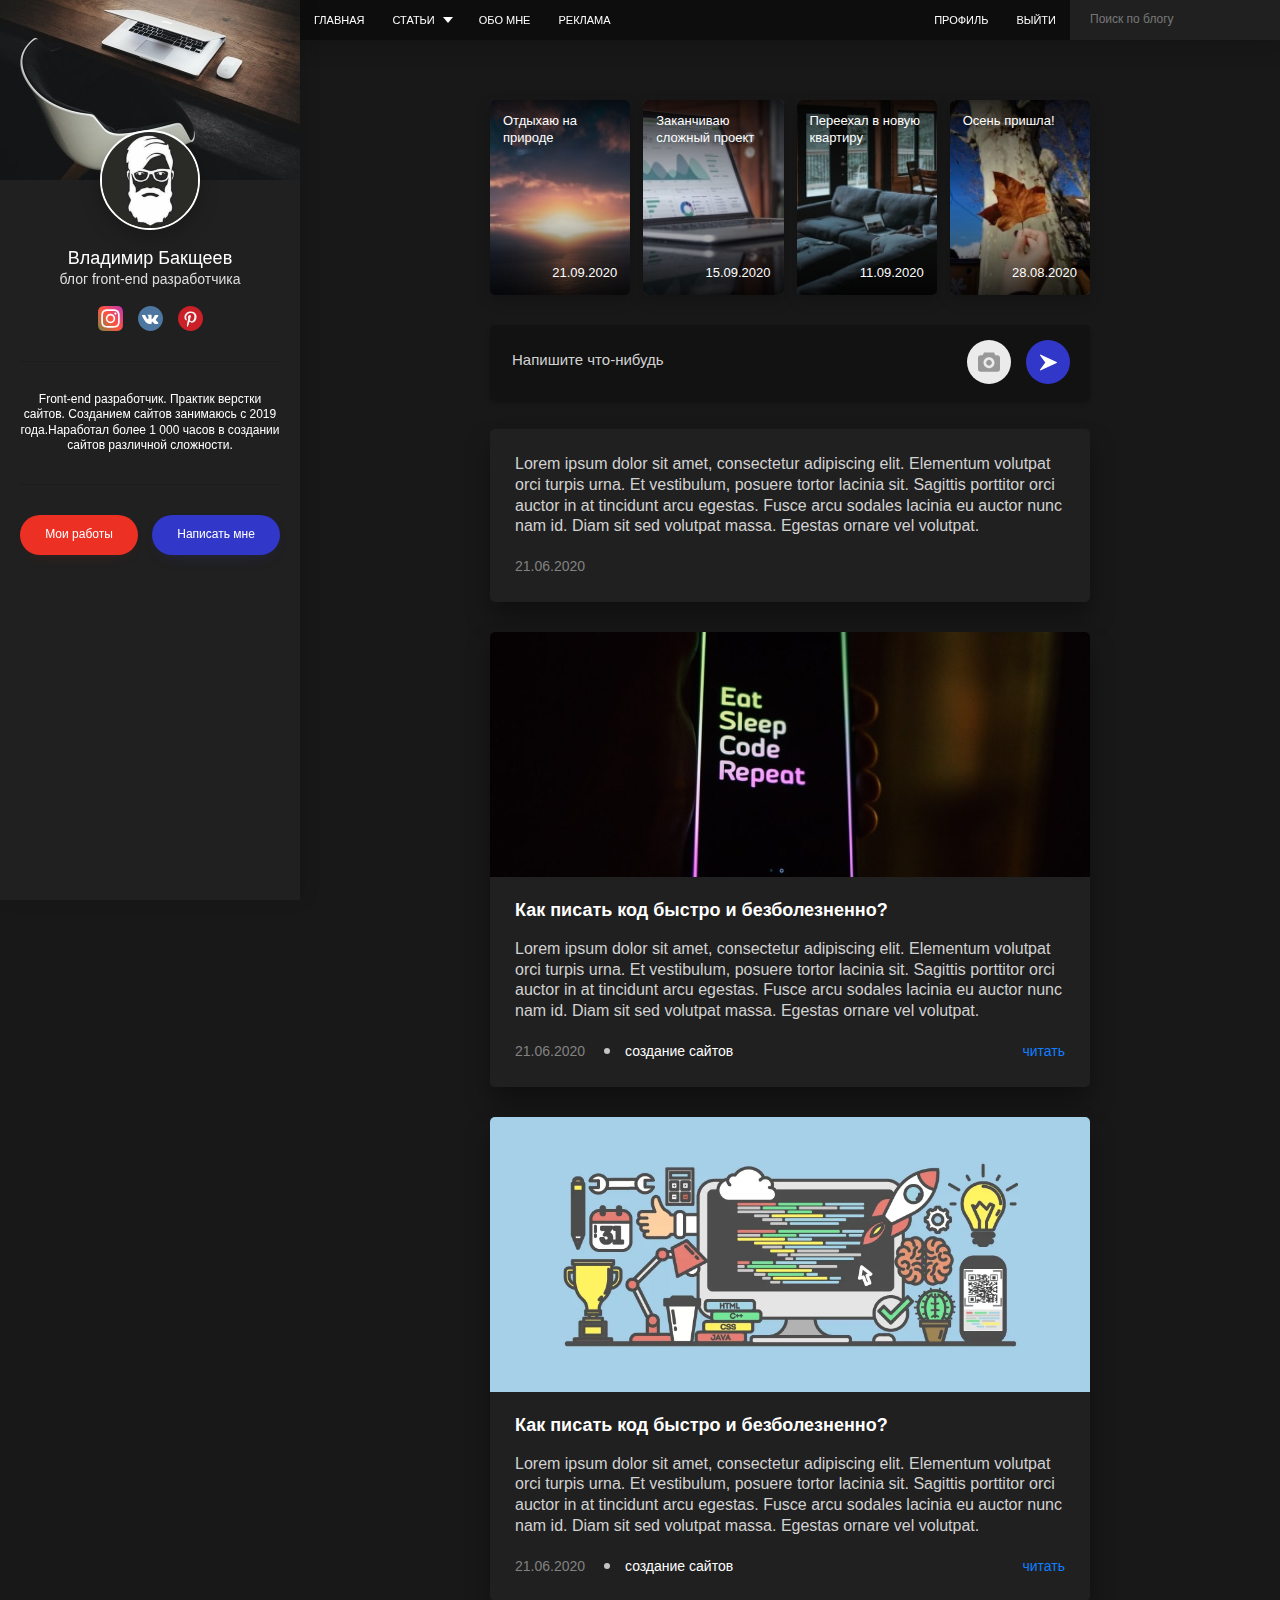
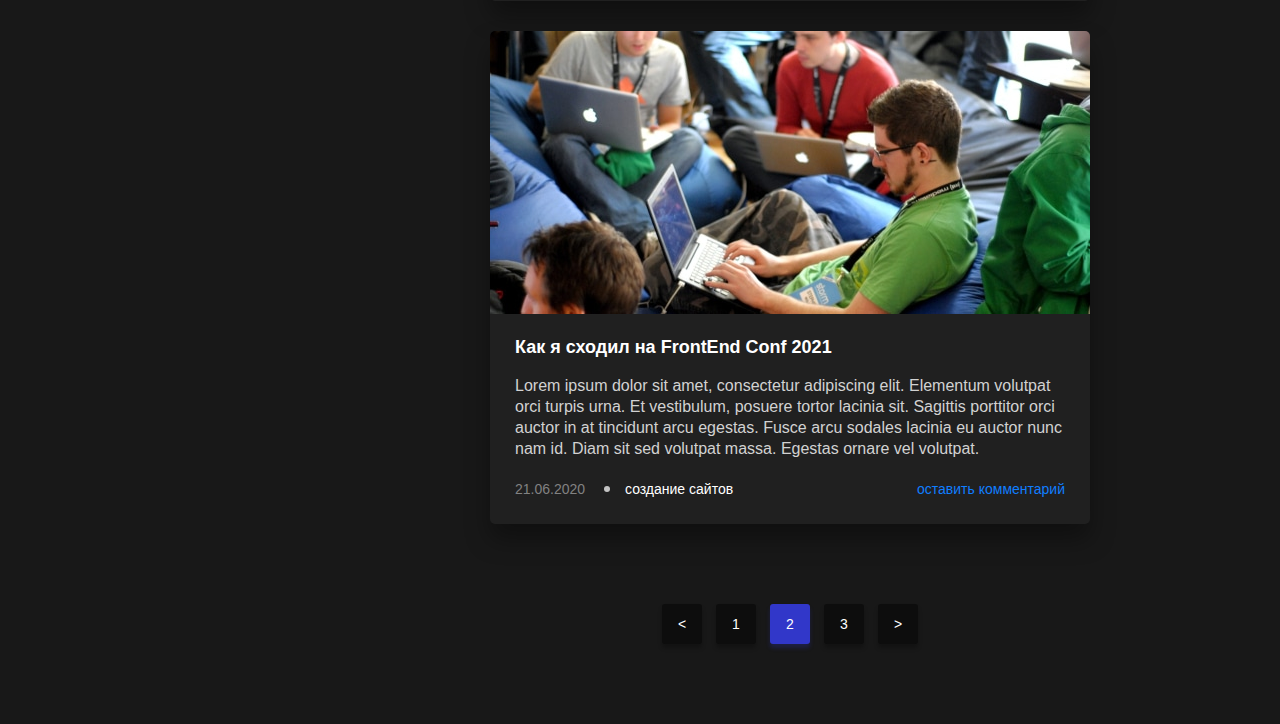
<file: index.html>
<!DOCTYPE html>
<html lang="ru">
<head>
    <meta charset="UTF-8">
    <link rel="stylesheet" href="assets/css/style.min.css">
    
    <!-- Useful meta tags -->
    <meta http-equiv="x-ua-compatible" content="ie=edge">
    <meta name="viewport" content="width=device-width, initial-scale=1, shrink-to-fit=no">
    <meta name="robots" content="index, follow">
    <meta name="google" content="notranslate">
    <meta name="format-detection" content="telephone=no">
    <meta name="description" content="">
    
    <title>Personal-blog</title>
</head>
<body>
    <div class="page" id="page">
        <header class="header">
            <div class="header__left">
                <nav class="nav">
                    <ul class="nav__list">
                        <li class="nav__item">
                            <a class="nav__link" href="index.html">Главная</a>
                        </li>
                        <li class="nav__item">
                            <a class="nav__link has-subnav" href="#">Статьи</a>
                            <ul class="subnav">
                                <li>
                                    <a class="subnav__link" href="#">Создание сайтов</a>
                                </li>
                                <li>
                                    <a class="subnav__link" href="#">Интернет-маркетинг</a>
                                </li>
                                <li>
                                    <a class="subnav__link" href="#">Продвижение видео</a>
                                </li>
                            </ul>
                        </li>
                        <li class="nav__item">
                            <a class="nav__link" href="#">Обо мне</a>
                        </li>
                        <li class="nav__item">
                            <a class="nav__link" href="text.html">Реклама</a>
                        </li>
                    </ul>
                </nav>
                <button class="burger" id="sidebarToggle">
                    <span> открыть навигацию</span>
                </button>
            </div>
            <div class="header__rigth">
                <nav class="nav">
                    <ul class="nav__list">
                        <li class="nav__item">
                            <a class="nav__link" href="profile.html">Профиль</a>
                        </li>
                        <li class="nav__item">
                            <a class="nav__link" href="profile.html">Выйти</a>
                        </li>
                    </ul>
                </nav>
                <form class="search" action="/" method="post">
                    <input  class="search__input" type="text" placeholder="Поиск по блогу">
                </form>
            </div>
        
        </header>

        <aside class="sidebar" id="sidebar">
            <div class="sidebar__header">
                <img src="assets/images/sidebar-header.jpg" alt="">
            </div>
            <div class="sidebar__content">
                <div class="profile">
                    <img src="assets/images/avatar.webp" alt="" class="profile__avatar">
                    <div class="profile__info">
                        <div class="profile__name">Владимир Бакщеев</div>
                        <div class="profile__prof">блог front-end разработчика</div>
                    </div>
                </div>
                <ul class="social">
                    <li class="social__item">
                        <a href="#" class="social__link" target="_blank">
                            <img src="/assets/images/instagram.svg" alt="">
                        </a>
                    </li>
                    <li class="social__item">
                        <a href="#" class="social__link" target="_blank">
                            <img src="/assets/images/vk.svg" alt="">
                        </a>
                    </li>
                    <li class="social__item">
                        <a href="#" class="social__link" target="_blank">
                            <img src="/assets/images/pinterest.svg" alt="">
                        </a>
                    </li>
                </ul>
                <div class="profile__text">Front-end разработчик. Практик верстки сайтов.
                    Созданием сайтов занимаюсь с 2019 года.Наработал 
                    более 1 000 часов в создании сайтов различной сложности.</div>
        
                    <nav class="nav nav--mobile">
                        <ul class="nav__list ">
                            <li class="nav__item">
                                <a class="nav__link" href="index.html">Главная</a>
                            </li>
                            <li class="nav__item">
                                <a class="nav__link has-subnav" href="#">Статьи</a>
                                <ul class="subnav">
                                    <li>
                                        <a class="subnav__link" href="#">Создание сайтов</a>
                                    </li>
                                    <li>
                                        <a class="subnav__link" href="#">Интернет-маркетинг</a>
                                    </li>
                                    <li>
                                        <a class="subnav__link" href="#">Продвижение видео</a>
                                    </li>
                                </ul>
                            </li>
                            <li class="nav__item">
                                <a class="nav__link" href="#">Обо мне</a>
                            </li>
                            <li class="nav__item">
                                <a class="nav__link" href="#">Реклама</a>
                            </li>
                            <li class="nav__item">
                                <a class="nav__link" href="profile.html">Профиль</a>
                            </li>
                            <li class="nav__item">
                                <a class="nav__link" href="#">Выйти</a>
                            </li>
                        </ul>
                    </nav>
            </div>
        
            <div class="sidebar__footer">
                <a href="works.html" class="btn btn--red" >Мои работы</a>
                <button class="btn btn--blue" type="button" data-modal="contact-modal">Написать мне</button>
            </div>
        </aside>        <main class="main">
            <div class="container">
                <!-- Stories -->
                <div class="stories" data-modal="story-modal">
                    <div class="stories__item">
                        <img class="stories__preview" src="assets/images/stories/stories-1.jpg" alt="">
                        <div class="stories__title">Отдыхаю на природе</div>
                        <time class="stories__date" datetime="2020-09-21 19:22">21.09.2020</time>
                    </div>
                    <div class="stories__item">
                        <img class="stories__preview" src="assets/images/stories/stories-2.jpg" alt="">
                        <div class="stories__title">Заканчиваю
                            сложный проект</div>
                        <time class="stories__date" datetime="2020-09-15 19:22">15.09.2020</time>
                    </div>
                    <div class="stories__item">
                        <img class="stories__preview" src="assets/images/stories/stories-3.jpg" alt="">
                        <div class="stories__title">Переехал в новую
                            квартиру</div>
                        <time class="stories__date" datetime="2020-09-11 19:22">11.09.2020</time>
                    </div>
                    <div class="stories__item">
                        <img class="stories__preview" src="assets/images/stories/stories-4.webp" alt="">
                        <div class="stories__title">Осень пришла!</div>
                        <time class="stories__date" datetime="2020-08-28 19:22">28.08.2020</time>
                    </div>
                </div>
                <!--add post -->
                <div class="add-post">
                    <form class="add-post__form" action="/" method="POST">
                        <textarea class="add-post__textarea"  name="post-text" placeholder="Напишите что-нибудь" data-autoresize></textarea>
                        <div class="add-post__form-actions">
                            <label class="add-post__file" for="add-post-file">
                                <input type="file" id="add-post-file">
                            </label>
                            <button class="add-post__send" type="submit">
                               отправить
                            </button>
                        </div>
                    </form>
                </div>
                <!--articles without img -->
                <div class="post">
                    <div class="post__content">
                        <p class="post__decription">
                            Lorem ipsum dolor sit amet, consectetur adipiscing elit. 
                            Elementum volutpat orci turpis urna. Et vestibulum, posuere tortor
                            lacinia sit. Sagittis porttitor orci auctor in at tincidunt arcu egestas.
                            Fusce arcu sodales lacinia eu auctor nunc nam id. 
                            Diam sit sed volutpat massa. Egestas ornare vel volutpat.
                        </p>
                    </div>
                    <div class="post__footer">
                        <ul class="post__data">
                            <li class="post__data-item">
                                <time datatime="2020-06-21">21.06.2020</time>
                            </li>
                        </ul>
                    </div>
                </div>
                
                
                <!-- simple article -->
                
                <article class="post">
                    <div class="post__header post__header--preview">
                        <img class="post__preview " src="assets/images/post-2.jpg" alt="Как писать код быстро и безболезненно?">
                    </div>
                    <div class="post__content">
                        <h2 class="post__title">
                            <a href="post.html">
                                Как писать код быстро и безболезненно?
                            </a>
                        </h2>
                        <p class="post__decription">
                            Lorem ipsum dolor sit amet, consectetur adipiscing elit. 
                            Elementum volutpat orci turpis urna. Et vestibulum, posuere tortor
                            lacinia sit. Sagittis porttitor orci auctor in at tincidunt arcu egestas.
                            Fusce arcu sodales lacinia eu auctor nunc nam id. 
                            Diam sit sed volutpat massa. Egestas ornare vel volutpat.
                        </p>
                    </div>
                    <div class="post__footer">
                        <ul class="post__data">
                            <li class="post__data-item">
                                <time datatime="2020-06-21">21.06.2020</time>
                            </li>
                            <li class="post__data-item">
                                <a href="post.html">создание сайтов</a>
                            </li>
                        </ul>
                        <a href="post.html" class="post__read">читать</a>
                    </div>
                </article>
                
                
                <article class="post">
                    <div class="post__header post__header--preview">
                        <img class="post__preview " src="assets/images/post-1.webp" alt="Как писать код быстро и безболезненно?">
                    </div>
                    <div class="post__content">
                        <h2 class="post__title">
                            <a href="post.html">
                                Как писать код быстро и безболезненно?
                            </a>
                        </h2>
                        <p class="post__decription">
                            Lorem ipsum dolor sit amet, consectetur adipiscing elit. 
                            Elementum volutpat orci turpis urna. Et vestibulum, posuere tortor
                            lacinia sit. Sagittis porttitor orci auctor in at tincidunt arcu egestas.
                            Fusce arcu sodales lacinia eu auctor nunc nam id. 
                            Diam sit sed volutpat massa. Egestas ornare vel volutpat.
                        </p>
                    </div>
                    <div class="post__footer">
                        <ul class="post__data">
                            <li class="post__data-item">
                                <time datatime="2020-06-21">21.06.2020</time>
                            </li>
                            <li class="post__data-item">
                                <a href="post.html">создание сайтов</a>
                            </li>
                        </ul>
                        <a href="post.html" class="post__read">читать</a>
                    </div>
                </article>
                
                
                
                <!--simple article -->
                <article class="post">
                    <div class="post__header post__header--preview">
                        <img class="post__preview" src="assets/images/post-3.jpg" alt="Как писать код быстро и безболезненно?">
                    </div>
                    <div class="post__content">
                        <h2 class="post__title">
                            <a href="post.html">
                                Как я сходил на FrontEnd Conf 2021
                            </a>
                        </h2>
                        <p class="post__decription">
                            Lorem ipsum dolor sit amet, consectetur adipiscing elit. 
                            Elementum volutpat orci turpis urna. Et vestibulum, posuere tortor
                            lacinia sit. Sagittis porttitor orci auctor in at tincidunt arcu egestas.
                            Fusce arcu sodales lacinia eu auctor nunc nam id. 
                            Diam sit sed volutpat massa. Egestas ornare vel volutpat.
                        </p>
                    </div>
                    <div class="post__footer">
                        <ul class="post__data">
                            <li class="post__data-item">
                                <time datatime="2020-06-21">21.06.2020</time>
                            </li>
                            <li class="post__data-item">
                                <a href="post.html">создание сайтов</a>
                            </li>
                        </ul>
                        <a href="post.html" class="post__read">оставить комментарий</a>
                    </div>
                </article>
                
                <!-- pagenav -->
                <ul class="pagenav">
                    <li class="pagenav__item">
                        <a href="#" class="pagenav__link">&lt;</a>
                    </li>
                    <li class="pagenav__item">
                        <a href="#" class="pagenav__link">1</a>
                    </li>
                    <li class="pagenav__item active">
                        <a href="#" class="pagenav__link ">2</a>
                    </li>
                    <li class="pagenav__item">
                        <a href="#" class="pagenav__link">3</a>
                    </li>
                    <li class="pagenav__item">
                        <a href="#" class="pagenav__link">&gt;</a>
                    </li>
                </ul>
            </div>
        </main>
    </div>
    <div class="modal" id="contact-modal">
        <div class="modal__content modal__content--contact">
            <form action="/" class="form">
                 <div class="form__group form__group--mb">
                    <input class="form__control" type="text" placeholder="Имя" >
                    <span class="form__line"></span>
                </div>
                <div class="form__group form__group--mb">
                    <input class="form__control" type="email" placeholder="email">
                    <span class="form__line"></span>
                </div>
                <div class="form__group form__group--mb">
                   <textarea class=" form__control form__control--textarea" name="message"  placeholder="Текст сообщения"></textarea>
                    <span class="form__line"></span>
                </div>
            
                 <div class="form__footer">
                    <div class="form__group form__group--mb">
                        <button class="btn btn--blue btn--rounded" type="submit">Сохранить </button>
                     </div>
                 </div>
            </form> 
            
            <button class="modal__close" type="button">
                <img src="/assets/images/cancel.svg" alt="">
            </button>
                <ul class="modal__footer">
                    <li>
                        e-mail: <a href="info@mywebsite.ru">info@mywebsite.ru</a>
                    </li>
                    <li>
                        тел: <a href="+943-232-856-22">+943-232-856-22</a>
                    </li>
                </ul>
                
        </div><!--/modal__content-->
    </div>    <div class="modal">
        <div class="modal__content ">
            <button class="modal__close" type="button">
                <img src="/assets/images/cancel.svg" alt="">
            </button>
            <ul class="social">
                <li class="social__item">
                    <a href="#" class="social__link" target="_blank">
                        <img src="/assets/images/share/facebook-1.svg" alt="">
                    </a>
                </li>
                <li class="social__item">
                    <a href="#" class="social__link" target="_blank">
                        <img src="/assets/images/share/twitter-1.svg" alt="">
                    </a>
                </li>
                <li class="social__item">
                    <a href="#" class="social__link" target="_blank">
                        <img src="/assets/images/share/vk-1.svg" alt="">
                    </a>
                </li>
                <li class="social__item">
                    <a href="#" class="social__link" target="_blank">
                        <img src="/assets/images/share/copy-1.svg" alt="">
                    </a>
                </li>
            </ul>
        </div><!--/modal__content-->
    </div>    <div class="modal" id="story-modal">
        <div class="modal__content modal__content--story">
            <video src="" class="modal__video" poster="/assets/images/post-2.jpg"></video>
        </div>
    </div>    <script src="assets/js/app.js"></script>
</body>
</html>
</file>
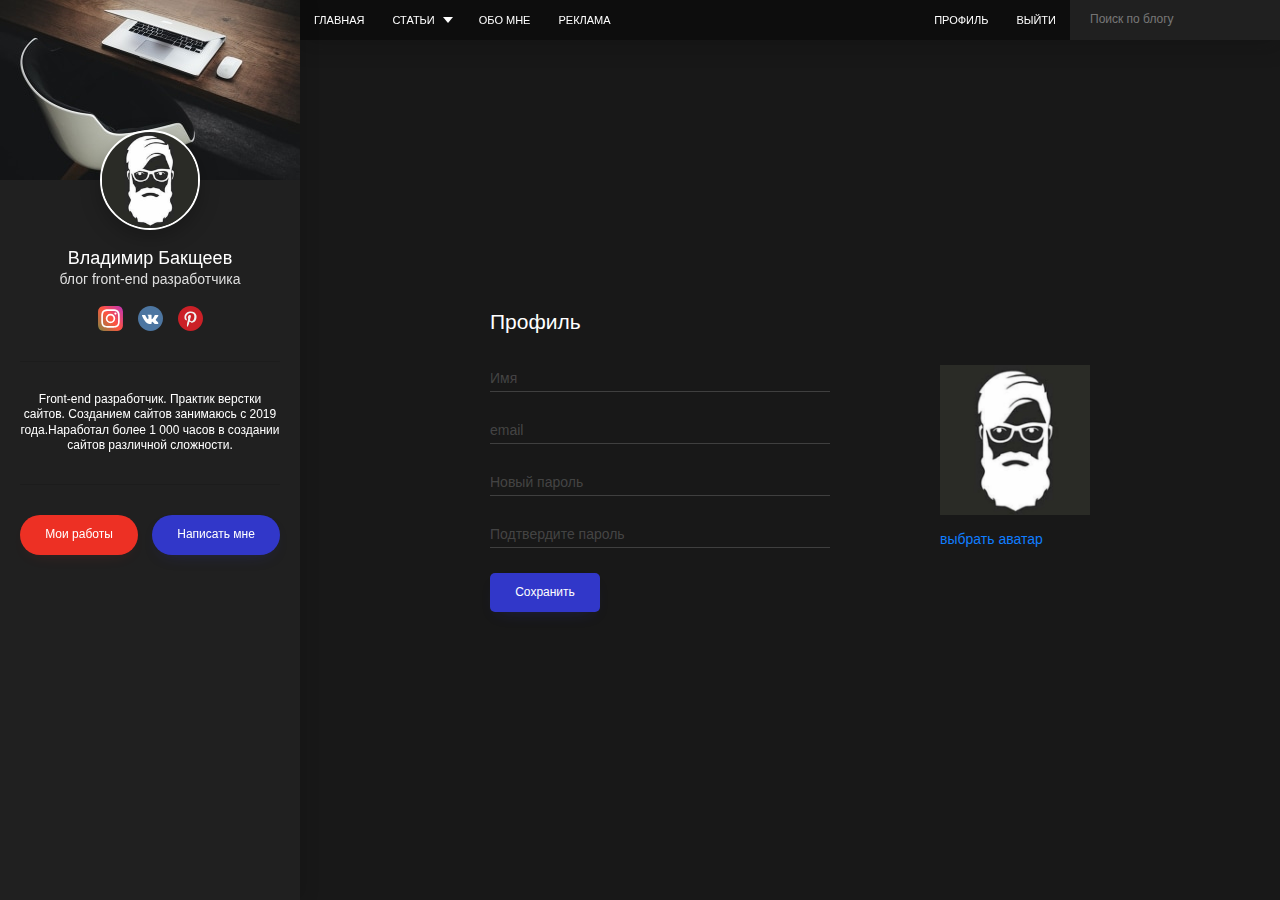
<file: profile.html>
<!DOCTYPE html>
<html lang="ru">
<head>
    <meta charset="UTF-8">
    <link rel="stylesheet" href="assets/css/style.min.css">
    
    <!-- Useful meta tags -->
    <meta http-equiv="x-ua-compatible" content="ie=edge">
    <meta name="viewport" content="width=device-width, initial-scale=1, shrink-to-fit=no">
    <meta name="robots" content="index, follow">
    <meta name="google" content="notranslate">
    <meta name="format-detection" content="telephone=no">
    <meta name="description" content="">
    
    <title>Personal-blog</title>
</head>
<body>
    <div class="page" id="page">
        <header class="header">
            <div class="header__left">
                <nav class="nav">
                    <ul class="nav__list">
                        <li class="nav__item">
                            <a class="nav__link" href="index.html">Главная</a>
                        </li>
                        <li class="nav__item">
                            <a class="nav__link has-subnav" href="#">Статьи</a>
                            <ul class="subnav">
                                <li>
                                    <a class="subnav__link" href="#">Создание сайтов</a>
                                </li>
                                <li>
                                    <a class="subnav__link" href="#">Интернет-маркетинг</a>
                                </li>
                                <li>
                                    <a class="subnav__link" href="#">Продвижение видео</a>
                                </li>
                            </ul>
                        </li>
                        <li class="nav__item">
                            <a class="nav__link" href="#">Обо мне</a>
                        </li>
                        <li class="nav__item">
                            <a class="nav__link" href="text.html">Реклама</a>
                        </li>
                    </ul>
                </nav>
                <button class="burger" id="sidebarToggle">
                    <span> открыть навигацию</span>
                </button>
            </div>
            <div class="header__rigth">
                <nav class="nav">
                    <ul class="nav__list">
                        <li class="nav__item">
                            <a class="nav__link" href="profile.html">Профиль</a>
                        </li>
                        <li class="nav__item">
                            <a class="nav__link" href="profile.html">Выйти</a>
                        </li>
                    </ul>
                </nav>
                <form class="search" action="/" method="post">
                    <input  class="search__input" type="text" placeholder="Поиск по блогу">
                </form>
            </div>
        
        </header>

        <aside class="sidebar" id="sidebar">
            <div class="sidebar__header">
                <img src="assets/images/sidebar-header.jpg" alt="">
            </div>
            <div class="sidebar__content">
                <div class="profile">
                    <img src="assets/images/avatar.jpg" alt="" class="profile__avatar">
                    <div class="profile__info">
                        <div class="profile__name">Владимир Бакщеев</div>
                        <div class="profile__prof">блог front-end разработчика</div>
                    </div>
                </div>
                <ul class="social">
                    <li class="social__item">
                        <a href="#" class="social__link" target="_blank">
                            <img src="/assets/images/instagram.svg" alt="">
                        </a>
                    </li>
                    <li class="social__item">
                        <a href="#" class="social__link" target="_blank">
                            <img src="/assets/images/vk.svg" alt="">
                        </a>
                    </li>
                    <li class="social__item">
                        <a href="#" class="social__link" target="_blank">
                            <img src="/assets/images/pinterest.svg" alt="">
                        </a>
                    </li>
                </ul>
                <div class="profile__text">Front-end разработчик. Практик верстки сайтов.
                    Созданием сайтов занимаюсь с 2019 года.Наработал 
                    более 1 000 часов в создании сайтов различной сложности.</div>
        
                    <nav class="nav nav--mobile">
                        <ul class="nav__list ">
                            <li class="nav__item">
                                <a class="nav__link" href="index.html">Главная</a>
                            </li>
                            <li class="nav__item">
                                <a class="nav__link has-subnav" href="#">Статьи</a>
                                <ul class="subnav">
                                    <li>
                                        <a class="subnav__link" href="#">Создание сайтов</a>
                                    </li>
                                    <li>
                                        <a class="subnav__link" href="#">Интернет-маркетинг</a>
                                    </li>
                                    <li>
                                        <a class="subnav__link" href="#">Продвижение видео</a>
                                    </li>
                                </ul>
                            </li>
                            <li class="nav__item">
                                <a class="nav__link" href="#">Обо мне</a>
                            </li>
                            <li class="nav__item">
                                <a class="nav__link" href="#">Реклама</a>
                            </li>
                            <li class="nav__item">
                                <a class="nav__link" href="profile.html">Профиль</a>
                            </li>
                            <li class="nav__item">
                                <a class="nav__link" href="#">Выйти</a>
                            </li>
                        </ul>
                    </nav>
            </div>
        
            <div class="sidebar__footer">
                <a href="works.html" class="btn btn--red" >Мои работы</a>
                <button class="btn btn--blue" type="button" data-modal="contact-modal">Написать мне</button>
            </div>
        </aside>        <main class="main">
            <div class="container">
                
                <div class="page__title">Профиль</div>
                
                <form action="/" class="form">
                    <div class="cabinet">
                        <div class="cabinet__form">
                            <div class="form__group form__group--mb">
                                <input class="form__control" type="text" placeholder="Имя" >
                                <span class="form__line"></span>
                            </div>
                            <div class="form__group form__group--mb">
                                <input class="form__control" type="email" placeholder="email" >
                                <span class="form__line"></span>
                            </div>
                            <div class="form__group form__group--mb">
                                <input class="form__control" type="password" placeholder="Новый пароль" >
                                <span class="form__line"></span>
                            </div>
                            <div class="form__group form__group--mb">
                                <input class="form__control" type="password" placeholder="Подтвердите пароль">
                                <span class="form__line"></span>
                            </div>
                        </div>
                        <div class="cabinet__avatar">
                            <img src="assets/images/avatar.webp" alt="" width="150px">
                            <label class="cabinet__label">
                                <input type="file">выбрать  аватар
                            </label>
                        </div>
                    </div>
                    
                    <button class="btn btn--blue btn--rounded" type="submit">Сохранить </button>
                    
                </form>
            </div>
        </main>
    </div>
    <div class="modal" id="contact-modal">
        <div class="modal__content modal__content--contact">
            <form action="/" class="form">
                 <div class="form__group form__group--mb">
                    <input class="form__control" type="text" placeholder="Имя" >
                    <span class="form__line"></span>
                </div>
                <div class="form__group form__group--mb">
                    <input class="form__control" type="email" placeholder="email">
                    <span class="form__line"></span>
                </div>
                <div class="form__group form__group--mb">
                   <textarea class=" form__control form__control--textarea" name="message"  placeholder="Текст сообщения"></textarea>
                    <span class="form__line"></span>
                </div>
            
                 <div class="form__footer">
                    <div class="form__group form__group--mb">
                        <button class="btn btn--blue btn--rounded" type="submit">Сохранить </button>
                     </div>
                 </div>
            </form> 
            
            <button class="modal__close" type="button">
                <img src="/assets/images/cancel.svg" alt="">
            </button>
                <ul class="modal__footer">
                    <li>
                        e-mail: <a href="info@mywebsite.ru">info@mywebsite.ru</a>
                    </li>
                    <li>
                        тел: <a href="+943-232-856-22">+943-232-856-22</a>
                    </li>
                </ul>
                
        </div><!--/modal__content-->
    </div>    <div class="modal">
        <div class="modal__content ">
            <button class="modal__close" type="button">
                <img src="/assets/images/cancel.svg" alt="">
            </button>
            <ul class="social">
                <li class="social__item">
                    <a href="#" class="social__link" target="_blank">
                        <img src="/assets/images/share/facebook-1.svg" alt="">
                    </a>
                </li>
                <li class="social__item">
                    <a href="#" class="social__link" target="_blank">
                        <img src="/assets/images/share/twitter-1.svg" alt="">
                    </a>
                </li>
                <li class="social__item">
                    <a href="#" class="social__link" target="_blank">
                        <img src="/assets/images/share/vk-1.svg" alt="">
                    </a>
                </li>
                <li class="social__item">
                    <a href="#" class="social__link" target="_blank">
                        <img src="/assets/images/share/copy-1.svg" alt="">
                    </a>
                </li>
            </ul>
        </div><!--/modal__content-->
    </div>    <div class="modal" id="story-modal">
        <div class="modal__content modal__content--story">
            <video src="" class="modal__video" poster="/assets/images/post-2.jpg"></video>
        </div>
    </div>    <script src="assets/js/app.js"></script>
</body>
</html>
</file>
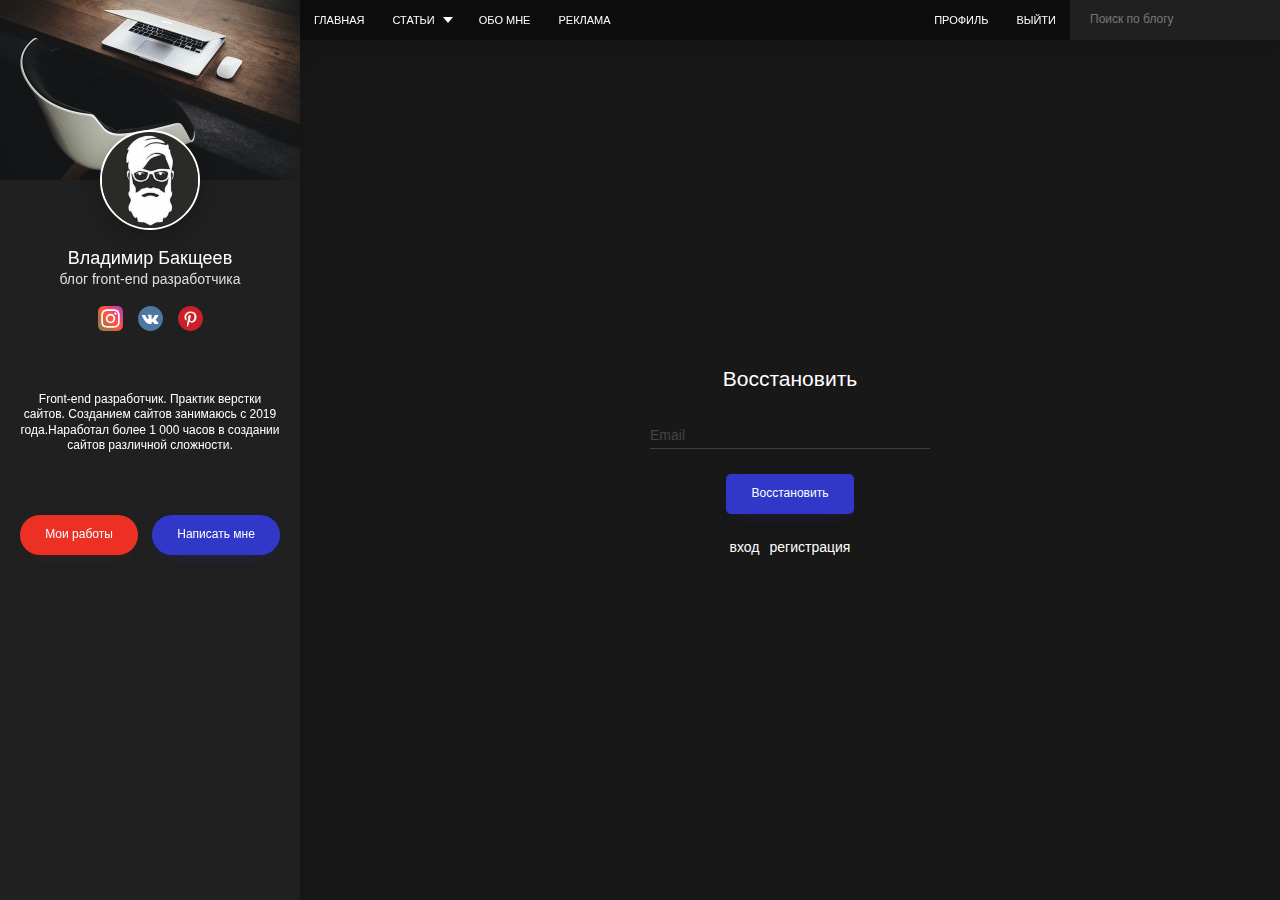
<file: reset.html>
<!DOCTYPE html>
<html lang="ru">
<head>
    <meta charset="UTF-8">
    <link rel="stylesheet" href="assets/css/style.min.css">
    
    <!-- Useful meta tags -->
    <meta http-equiv="x-ua-compatible" content="ie=edge">
    <meta name="viewport" content="width=device-width, initial-scale=1, shrink-to-fit=no">
    <meta name="robots" content="index, follow">
    <meta name="google" content="notranslate">
    <meta name="format-detection" content="telephone=no">
    <meta name="description" content="">
    
    <title>Personal-blog</title>
</head>
<body>
    <div class="page" id="page">
        <header class="header">
            <div class="header__left">
                <nav class="nav">
                    <ul class="nav__list">
                        <li class="nav__item">
                            <a class="nav__link" href="index.html">Главная</a>
                        </li>
                        <li class="nav__item">
                            <a class="nav__link has-subnav" href="#">Статьи</a>
                            <ul class="subnav">
                                <li>
                                    <a class="subnav__link" href="#">Создание сайтов</a>
                                </li>
                                <li>
                                    <a class="subnav__link" href="#">Интернет-маркетинг</a>
                                </li>
                                <li>
                                    <a class="subnav__link" href="#">Продвижение видео</a>
                                </li>
                            </ul>
                        </li>
                        <li class="nav__item">
                            <a class="nav__link" href="#">Обо мне</a>
                        </li>
                        <li class="nav__item">
                            <a class="nav__link" href="text.html">Реклама</a>
                        </li>
                    </ul>
                </nav>
                <button class="burger" id="sidebarToggle">
                    <span> открыть навигацию</span>
                </button>
            </div>
            <div class="header__rigth">
                <nav class="nav">
                    <ul class="nav__list">
                        <li class="nav__item">
                            <a class="nav__link" href="profile.html">Профиль</a>
                        </li>
                        <li class="nav__item">
                            <a class="nav__link" href="profile.html">Выйти</a>
                        </li>
                    </ul>
                </nav>
                <form class="search" action="/" method="post">
                    <input  class="search__input" type="text" placeholder="Поиск по блогу">
                </form>
            </div>
        
        </header>

        <aside class="sidebar" id="sidebar">
            <div class="sidebar__header">
                <img src="assets/images/sidebar-header.jpg" alt="">
            </div>
            <div class="sidebar__content">
                <div class="profile">
                    <img src="/assets/images/avatar.jpg" alt="" class="profile__avatar">
                    <div class="profile__info">
                        <div class="profile__name">Владимир Бакщеев</div>
                        <div class="profile__prof">блог front-end разработчика</div>
                    </div>
                </div>
                <ul class="social">
                    <li class="social__item">
                        <a href="#" class="social__link" target="_blank">
                            <img src="/assets/images/instagram.svg" alt="">
                        </a>
                    </li>
                    <li class="social__item">
                        <a href="#" class="social__link" target="_blank">
                            <img src="/assets/images/vk.svg" alt="">
                        </a>
                    </li>
                    <li class="social__item">
                        <a href="#" class="social__link" target="_blank">
                            <img src="/assets/images/pinterest.svg" alt="">
                        </a>
                    </li>
                </ul>
                <div class="profile__text">Front-end разработчик. Практик верстки сайтов.
                    Созданием сайтов занимаюсь с 2019 года.Наработал 
                    более 1 000 часов в создании сайтов различной сложности.</div>
        
                    <nav class="nav nav--mobile">
                        <ul class="nav__list ">
                            <li class="nav__item">
                                <a class="nav__link" href="index.html">Главная</a>
                            </li>
                            <li class="nav__item">
                                <a class="nav__link has-subnav" href="#">Статьи</a>
                                <ul class="subnav">
                                    <li>
                                        <a class="subnav__link" href="#">Создание сайтов</a>
                                    </li>
                                    <li>
                                        <a class="subnav__link" href="#">Интернет-маркетинг</a>
                                    </li>
                                    <li>
                                        <a class="subnav__link" href="#">Продвижение видео</a>
                                    </li>
                                </ul>
                            </li>
                            <li class="nav__item">
                                <a class="nav__link" href="#">Обо мне</a>
                            </li>
                            <li class="nav__item">
                                <a class="nav__link" href="#">Реклама</a>
                            </li>
                            <li class="nav__item">
                                <a class="nav__link" href="profile.html">Профиль</a>
                            </li>
                            <li class="nav__item">
                                <a class="nav__link" href="#">Выйти</a>
                            </li>
                        </ul>
                    </nav>
            </div>
        
            <div class="sidebar__footer">
                <a href="works.html" class="btn btn--red" >Мои работы</a>
                <button class="btn btn--blue" type="button" data-modal="contact-modal">Написать мне</button>
            </div>
        </aside>        <main class="main">
            <div class="container">
                
                <div class="page__title page__title--center">Восстановить</div>
                
                <form action="/" class="form form--auto" method="POST">
                    
                    <div class="form__group form__group--mb">
                        <input class="form__control" type="email" placeholder="Email">
                        <span class="form__line"></span>
                    </div>
                    <div class="form__footer form__footer--center">
                        <div class="form__group form__group--mb">
                            <button class="btn btn--blue btn--rounded" type="submit">Восстановить </button>
                        </div>
                        <ul class="form__footer--list">
                            <li>
                                <a href="signin.html">вход</a>
                            </li>
                            <li>
                                <a href="signup.html">регистрация</a>
                            </li>
                        </ul>
                    </div>
                </form>
            </div>
        </main>
    </div>
    <div class="modal" id="contact-modal">
        <div class="modal__content modal__content--contact">
            <form action="/" class="form">
                 <div class="form__group form__group--mb">
                    <input class="form__control" type="text" placeholder="Имя" >
                    <span class="form__line"></span>
                </div>
                <div class="form__group form__group--mb">
                    <input class="form__control" type="email" placeholder="email">
                    <span class="form__line"></span>
                </div>
                <div class="form__group form__group--mb">
                   <textarea class=" form__control form__control--textarea" name="message"  placeholder="Текст сообщения"></textarea>
                    <span class="form__line"></span>
                </div>
            
                 <div class="form__footer">
                    <div class="form__group form__group--mb">
                        <button class="btn btn--blue btn--rounded" type="submit">Сохранить </button>
                     </div>
                 </div>
            </form> 
            
            <button class="modal__close" type="button">
                <img src="/assets/images/cancel.svg" alt="">
            </button>
                <ul class="modal__footer">
                    <li>
                        e-mail: <a href="info@mywebsite.ru">info@mywebsite.ru</a>
                    </li>
                    <li>
                        тел: <a href="+943-232-856-22">+943-232-856-22</a>
                    </li>
                </ul>
                
        </div><!--/modal__content-->
    </div>    <div class="modal">
        <div class="modal__content ">
            <button class="modal__close" type="button">
                <img src="/assets/images/cancel.svg" alt="">
            </button>
            <ul class="social">
                <li class="social__item">
                    <a href="#" class="social__link" target="_blank">
                        <img src="/assets/images/share/facebook-1.svg" alt="">
                    </a>
                </li>
                <li class="social__item">
                    <a href="#" class="social__link" target="_blank">
                        <img src="/assets/images/share/twitter-1.svg" alt="">
                    </a>
                </li>
                <li class="social__item">
                    <a href="#" class="social__link" target="_blank">
                        <img src="/assets/images/share/vk-1.svg" alt="">
                    </a>
                </li>
                <li class="social__item">
                    <a href="#" class="social__link" target="_blank">
                        <img src="/assets/images/share/copy-1.svg" alt="">
                    </a>
                </li>
            </ul>
        </div><!--/modal__content-->
    </div>    <div class="modal" id="story-modal">
        <div class="modal__content modal__content--story">
            <video src="" class="modal__video" poster="/assets/images/post-2.jpg"></video>
        </div>
    </div>    <script src="assets/js/app.js"></script>
</body>
</html>
</file>
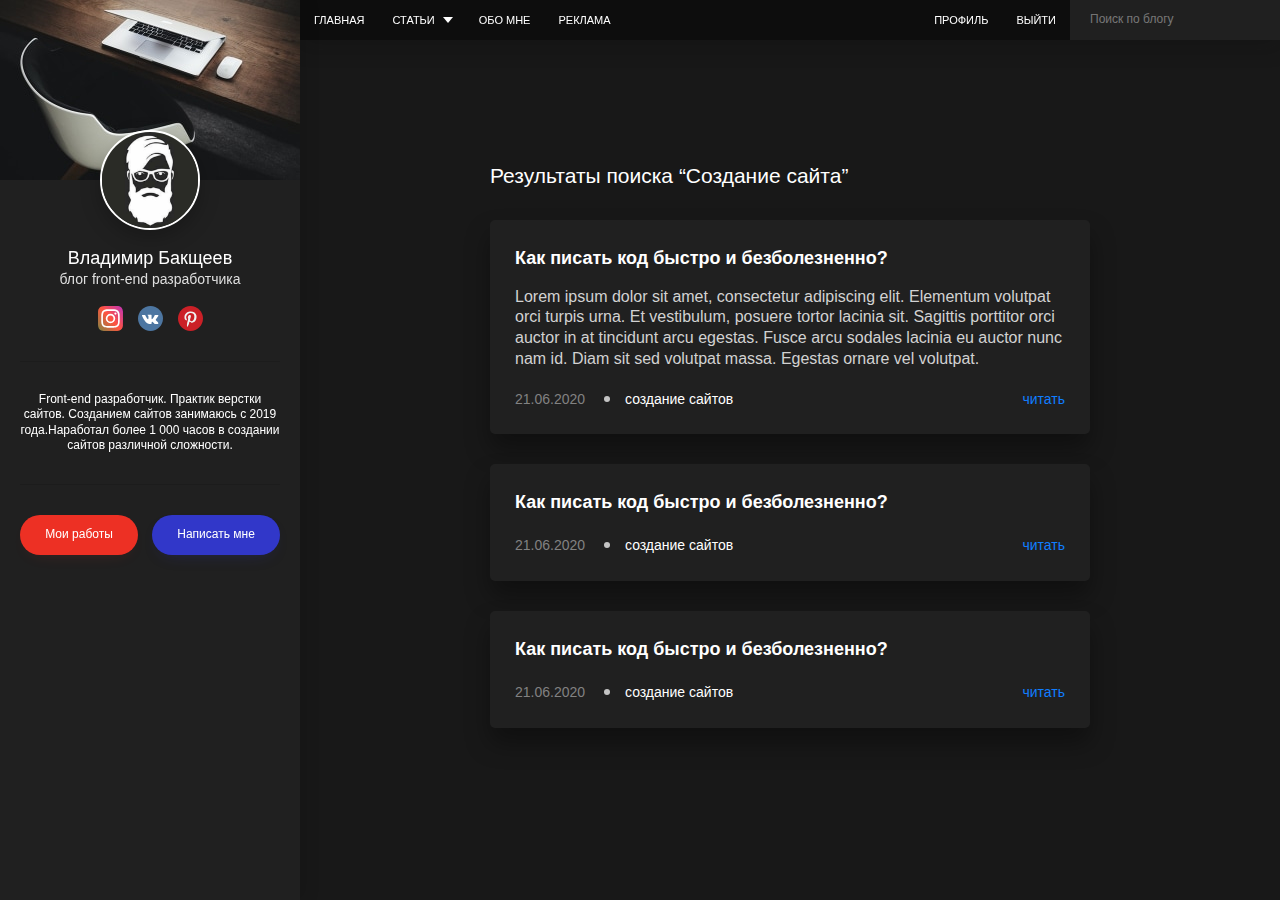
<file: search.html>
<!DOCTYPE html>
<html lang="ru">
<head>
    <meta charset="UTF-8">
    <link rel="stylesheet" href="assets/css/style.min.css">
    
    <!-- Useful meta tags -->
    <meta http-equiv="x-ua-compatible" content="ie=edge">
    <meta name="viewport" content="width=device-width, initial-scale=1, shrink-to-fit=no">
    <meta name="robots" content="index, follow">
    <meta name="google" content="notranslate">
    <meta name="format-detection" content="telephone=no">
    <meta name="description" content="">
    
    <title>Personal-blog</title>
</head>
<body>
    <div class="page" id="page">
        <header class="header">
            <div class="header__left">
                <nav class="nav">
                    <ul class="nav__list">
                        <li class="nav__item">
                            <a class="nav__link" href="index.html">Главная</a>
                        </li>
                        <li class="nav__item">
                            <a class="nav__link has-subnav" href="#">Статьи</a>
                            <ul class="subnav">
                                <li>
                                    <a class="subnav__link" href="#">Создание сайтов</a>
                                </li>
                                <li>
                                    <a class="subnav__link" href="#">Интернет-маркетинг</a>
                                </li>
                                <li>
                                    <a class="subnav__link" href="#">Продвижение видео</a>
                                </li>
                            </ul>
                        </li>
                        <li class="nav__item">
                            <a class="nav__link" href="#">Обо мне</a>
                        </li>
                        <li class="nav__item">
                            <a class="nav__link" href="text.html">Реклама</a>
                        </li>
                    </ul>
                </nav>
                <button class="burger" id="sidebarToggle">
                    <span> открыть навигацию</span>
                </button>
            </div>
            <div class="header__rigth">
                <nav class="nav">
                    <ul class="nav__list">
                        <li class="nav__item">
                            <a class="nav__link" href="profile.html">Профиль</a>
                        </li>
                        <li class="nav__item">
                            <a class="nav__link" href="profile.html">Выйти</a>
                        </li>
                    </ul>
                </nav>
                <form class="search" action="/" method="post">
                    <input  class="search__input" type="text" placeholder="Поиск по блогу">
                </form>
            </div>
        
        </header>

        <aside class="sidebar" id="sidebar">
            <div class="sidebar__header">
                <img src="assets/images/sidebar-header.jpg" alt="">
            </div>
            <div class="sidebar__content">
                <div class="profile">
                    <img src="assets/images/avatar.webp" alt="" class="profile__avatar">
                    <div class="profile__info">
                        <div class="profile__name">Владимир Бакщеев</div>
                        <div class="profile__prof">блог front-end разработчика</div>
                    </div>
                </div>
                <ul class="social">
                    <li class="social__item">
                        <a href="#" class="social__link" target="_blank">
                            <img src="/assets/images/instagram.svg" alt="">
                        </a>
                    </li>
                    <li class="social__item">
                        <a href="#" class="social__link" target="_blank">
                            <img src="/assets/images/vk.svg" alt="">
                        </a>
                    </li>
                    <li class="social__item">
                        <a href="#" class="social__link" target="_blank">
                            <img src="/assets/images/pinterest.svg" alt="">
                        </a>
                    </li>
                </ul>
                <div class="profile__text">Front-end разработчик. Практик верстки сайтов.
                    Созданием сайтов занимаюсь с 2019 года.Наработал 
                    более 1 000 часов в создании сайтов различной сложности.</div>
        
                    <nav class="nav nav--mobile">
                        <ul class="nav__list ">
                            <li class="nav__item">
                                <a class="nav__link" href="index.html">Главная</a>
                            </li>
                            <li class="nav__item">
                                <a class="nav__link has-subnav" href="#">Статьи</a>
                                <ul class="subnav">
                                    <li>
                                        <a class="subnav__link" href="#">Создание сайтов</a>
                                    </li>
                                    <li>
                                        <a class="subnav__link" href="#">Интернет-маркетинг</a>
                                    </li>
                                    <li>
                                        <a class="subnav__link" href="#">Продвижение видео</a>
                                    </li>
                                </ul>
                            </li>
                            <li class="nav__item">
                                <a class="nav__link" href="#">Обо мне</a>
                            </li>
                            <li class="nav__item">
                                <a class="nav__link" href="#">Реклама</a>
                            </li>
                            <li class="nav__item">
                                <a class="nav__link" href="profile.html">Профиль</a>
                            </li>
                            <li class="nav__item">
                                <a class="nav__link" href="#">Выйти</a>
                            </li>
                        </ul>
                    </nav>
            </div>
        
            <div class="sidebar__footer">
                <a href="works.html" class="btn btn--red" >Мои работы</a>
                <button class="btn btn--blue" type="button" data-modal="contact-modal">Написать мне</button>
            </div>
        </aside>        <main class="main">
            <div class="container">
                <h1 class="page__title">Результаты поиска “Создание сайта”</h1>
                
                <article class="post">
                    <div class="post__content">
                        <h2 class="post__title">
                            <a href="post.html">
                                Как писать код быстро и безболезненно?
                            </a>
                        </h2>
                        <p class="post__decription">
                            Lorem ipsum dolor sit amet, consectetur adipiscing elit. 
                            Elementum volutpat orci turpis urna. Et vestibulum, posuere tortor
                            lacinia sit. Sagittis porttitor orci auctor in at tincidunt arcu egestas.
                            Fusce arcu sodales lacinia eu auctor nunc nam id. 
                            Diam sit sed volutpat massa. Egestas ornare vel volutpat.
                        </p>
                    </div>
                    <div class="post__footer">
                        <ul class="post__data">
                            <li class="post__data-item">
                                <time datatime="2020-06-21">21.06.2020</time>
                            </li>
                            <li class="post__data-item">
                                <a href="post.html">создание сайтов</a>
                            </li>
                        </ul>
                        <a href="post.html" class="post__read">читать</a>
                    </div>
                </article>
                
                <article class="post">
                    <div class="post__content">
                        <h2 class="post__title">
                            <a href="post.html">
                                Как писать код быстро и безболезненно?
                            </a>
                        </h2>
                    </div>
                    <div class="post__footer">
                        <ul class="post__data">
                            <li class="post__data-item">
                                <time datatime="2020-06-21">21.06.2020</time>
                            </li>
                            <li class="post__data-item">
                                <a href="post.html">создание сайтов</a>
                            </li>
                        </ul>
                        <a href="post.html" class="post__read">читать</a>
                    </div>
                </article>
                <article class="post">
                    <div class="post__content">
                        <h2 class="post__title">
                            <a href="post.html">
                                Как писать код быстро и безболезненно?
                            </a>
                        </h2>
                    </div>
                    <div class="post__footer">
                        <ul class="post__data">
                            <li class="post__data-item">
                                <time datatime="2020-06-21">21.06.2020</time>
                            </li>
                            <li class="post__data-item">
                                <a href="post.html">создание сайтов</a>
                            </li>
                        </ul>
                        <a href="post.html" class="post__read">читать</a>
                    </div>
                </article>
                
                
            </div>
        </main>
    </div>
    <div class="modal" id="contact-modal">
        <div class="modal__content modal__content--contact">
            <form action="/" class="form">
                 <div class="form__group form__group--mb">
                    <input class="form__control" type="text" placeholder="Имя" >
                    <span class="form__line"></span>
                </div>
                <div class="form__group form__group--mb">
                    <input class="form__control" type="email" placeholder="email">
                    <span class="form__line"></span>
                </div>
                <div class="form__group form__group--mb">
                   <textarea class=" form__control form__control--textarea" name="message"  placeholder="Текст сообщения"></textarea>
                    <span class="form__line"></span>
                </div>
            
                 <div class="form__footer">
                    <div class="form__group form__group--mb">
                        <button class="btn btn--blue btn--rounded" type="submit">Сохранить </button>
                     </div>
                 </div>
            </form> 
            
            <button class="modal__close" type="button">
                <img src="/assets/images/cancel.svg" alt="">
            </button>
                <ul class="modal__footer">
                    <li>
                        e-mail: <a href="info@mywebsite.ru">info@mywebsite.ru</a>
                    </li>
                    <li>
                        тел: <a href="+943-232-856-22">+943-232-856-22</a>
                    </li>
                </ul>
                
        </div><!--/modal__content-->
    </div>    <div class="modal">
        <div class="modal__content ">
            <button class="modal__close" type="button">
                <img src="/assets/images/cancel.svg" alt="">
            </button>
            <ul class="social">
                <li class="social__item">
                    <a href="#" class="social__link" target="_blank">
                        <img src="/assets/images/share/facebook-1.svg" alt="">
                    </a>
                </li>
                <li class="social__item">
                    <a href="#" class="social__link" target="_blank">
                        <img src="/assets/images/share/twitter-1.svg" alt="">
                    </a>
                </li>
                <li class="social__item">
                    <a href="#" class="social__link" target="_blank">
                        <img src="/assets/images/share/vk-1.svg" alt="">
                    </a>
                </li>
                <li class="social__item">
                    <a href="#" class="social__link" target="_blank">
                        <img src="/assets/images/share/copy-1.svg" alt="">
                    </a>
                </li>
            </ul>
        </div><!--/modal__content-->
    </div>    <div class="modal" id="story-modal">
        <div class="modal__content modal__content--story">
            <video src="" class="modal__video" poster="/assets/images/post-2.jpg"></video>
        </div>
    </div>    <script src="assets/js/app.js"></script>
</body>
</html>
</file>
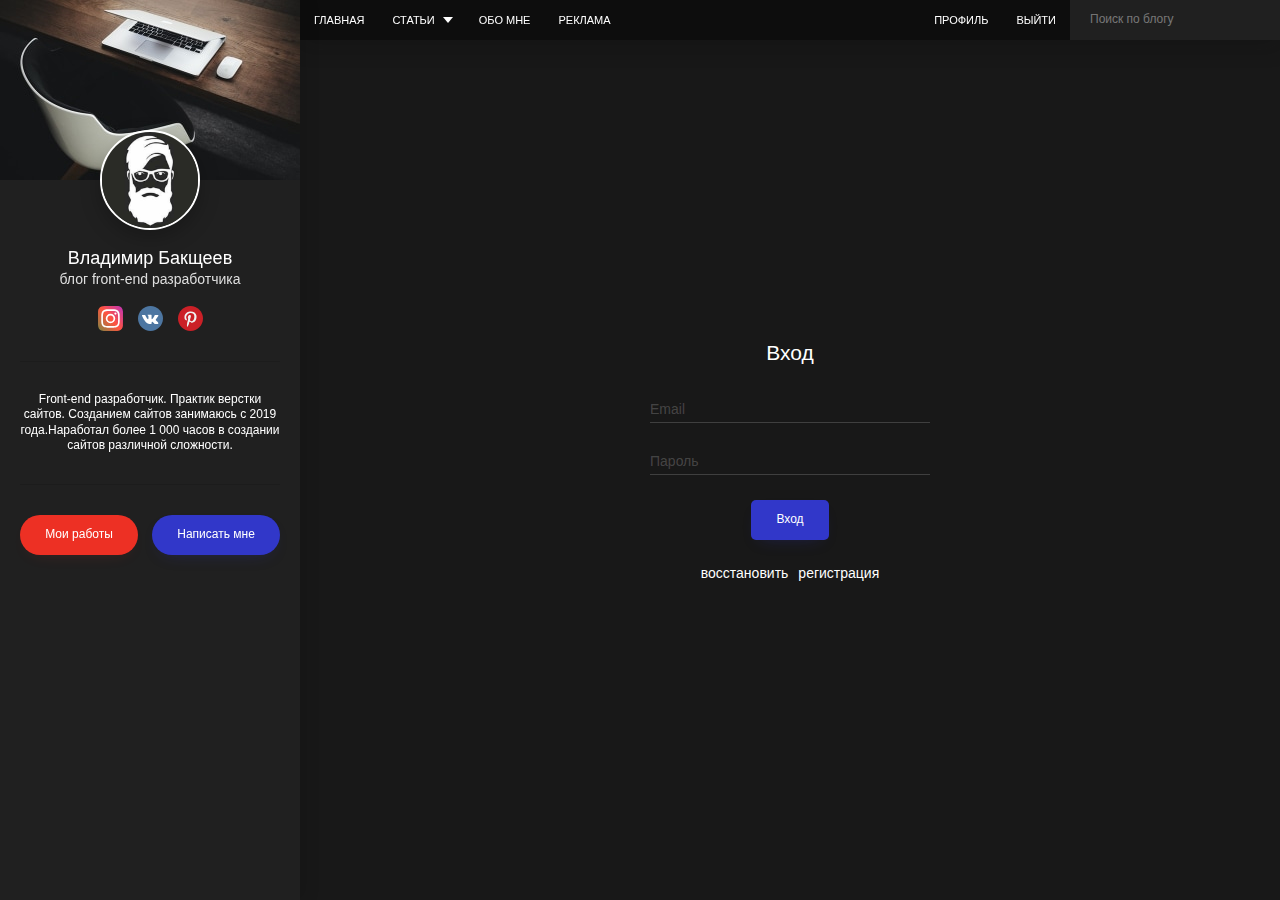
<file: signin.html>
<!DOCTYPE html>
<html lang="ru">
<head>
    <meta charset="UTF-8">
    <link rel="stylesheet" href="assets/css/style.min.css">
    
    <!-- Useful meta tags -->
    <meta http-equiv="x-ua-compatible" content="ie=edge">
    <meta name="viewport" content="width=device-width, initial-scale=1, shrink-to-fit=no">
    <meta name="robots" content="index, follow">
    <meta name="google" content="notranslate">
    <meta name="format-detection" content="telephone=no">
    <meta name="description" content="">
    
    <title>Personal-blog</title>
</head>
<body>
    <div class="page" id="page">
        <header class="header">
            <div class="header__left">
                <nav class="nav">
                    <ul class="nav__list">
                        <li class="nav__item">
                            <a class="nav__link" href="index.html">Главная</a>
                        </li>
                        <li class="nav__item">
                            <a class="nav__link has-subnav" href="#">Статьи</a>
                            <ul class="subnav">
                                <li>
                                    <a class="subnav__link" href="#">Создание сайтов</a>
                                </li>
                                <li>
                                    <a class="subnav__link" href="#">Интернет-маркетинг</a>
                                </li>
                                <li>
                                    <a class="subnav__link" href="#">Продвижение видео</a>
                                </li>
                            </ul>
                        </li>
                        <li class="nav__item">
                            <a class="nav__link" href="#">Обо мне</a>
                        </li>
                        <li class="nav__item">
                            <a class="nav__link" href="text.html">Реклама</a>
                        </li>
                    </ul>
                </nav>
                <button class="burger" id="sidebarToggle">
                    <span> открыть навигацию</span>
                </button>
            </div>
            <div class="header__rigth">
                <nav class="nav">
                    <ul class="nav__list">
                        <li class="nav__item">
                            <a class="nav__link" href="profile.html">Профиль</a>
                        </li>
                        <li class="nav__item">
                            <a class="nav__link" href="profile.html">Выйти</a>
                        </li>
                    </ul>
                </nav>
                <form class="search" action="/" method="post">
                    <input  class="search__input" type="text" placeholder="Поиск по блогу">
                </form>
            </div>
        
        </header>

        <aside class="sidebar" id="sidebar">
            <div class="sidebar__header">
                <img src="assets/images/sidebar-header.jpg" alt="">
            </div>
            <div class="sidebar__content">
                <div class="profile">
                    <img src="/assets/images/avatar.jpg" alt="" class="profile__avatar">
                    <div class="profile__info">
                        <div class="profile__name">Владимир Бакщеев</div>
                        <div class="profile__prof">блог front-end разработчика</div>
                    </div>
                </div>
                <ul class="social">
                    <li class="social__item">
                        <a href="#" class="social__link" target="_blank">
                            <img src="/assets/images/instagram.svg" alt="">
                        </a>
                    </li>
                    <li class="social__item">
                        <a href="#" class="social__link" target="_blank">
                            <img src="/assets/images/vk.svg" alt="">
                        </a>
                    </li>
                    <li class="social__item">
                        <a href="#" class="social__link" target="_blank">
                            <img src="/assets/images/pinterest.svg" alt="">
                        </a>
                    </li>
                </ul>
                <div class="profile__text">Front-end разработчик. Практик верстки сайтов.
                    Созданием сайтов занимаюсь с 2019 года.Наработал 
                    более 1 000 часов в создании сайтов различной сложности.</div>
        
                    <nav class="nav nav--mobile">
                        <ul class="nav__list ">
                            <li class="nav__item">
                                <a class="nav__link" href="index.html">Главная</a>
                            </li>
                            <li class="nav__item">
                                <a class="nav__link has-subnav" href="#">Статьи</a>
                                <ul class="subnav">
                                    <li>
                                        <a class="subnav__link" href="#">Создание сайтов</a>
                                    </li>
                                    <li>
                                        <a class="subnav__link" href="#">Интернет-маркетинг</a>
                                    </li>
                                    <li>
                                        <a class="subnav__link" href="#">Продвижение видео</a>
                                    </li>
                                </ul>
                            </li>
                            <li class="nav__item">
                                <a class="nav__link" href="#">Обо мне</a>
                            </li>
                            <li class="nav__item">
                                <a class="nav__link" href="#">Реклама</a>
                            </li>
                            <li class="nav__item">
                                <a class="nav__link" href="profile.html">Профиль</a>
                            </li>
                            <li class="nav__item">
                                <a class="nav__link" href="#">Выйти</a>
                            </li>
                        </ul>
                    </nav>
            </div>
        
            <div class="sidebar__footer">
                <a href="works.html" class="btn btn--red" >Мои работы</a>
                <button class="btn btn--blue" type="button" data-modal="contact-modal">Написать мне</button>
            </div>
        </aside>        <main class="main">
            <div class="container">
                <div class="page__title page__title--center">Вход</div>
                
                <form action="/" class="form form--auto" method="POST">
                    
                    <div class="form__group form__group--mb">
                        <input class="form__control" type="email" placeholder="Email">
                        <span class="form__line"></span>
                    </div>
                    <div class="form__group form__group--mb">
                        <input class="form__control" type="password" placeholder="Пароль" >
                        <span class="form__line"></span>
                    </div>
                    <div class="form__footer form__footer--center">
                        <div class="form__group form__group--mb">
                            <button class="btn btn--blue btn--rounded" type="submit">Вход </button>
                        </div>
                        <ul class="form__footer--list">
                            <li>
                                <a href="reset.html">восстановить</a>
                            </li>
                            <li>
                                <a href="signup.html">регистрация</a>
                            </li>
                        </ul>
                    </div>
                </form>
            </div>
        </main>
    </div>
    <div class="modal" id="contact-modal">
        <div class="modal__content modal__content--contact">
            <form action="/" class="form">
                 <div class="form__group form__group--mb">
                    <input class="form__control" type="text" placeholder="Имя" >
                    <span class="form__line"></span>
                </div>
                <div class="form__group form__group--mb">
                    <input class="form__control" type="email" placeholder="email">
                    <span class="form__line"></span>
                </div>
                <div class="form__group form__group--mb">
                   <textarea class=" form__control form__control--textarea" name="message"  placeholder="Текст сообщения"></textarea>
                    <span class="form__line"></span>
                </div>
            
                 <div class="form__footer">
                    <div class="form__group form__group--mb">
                        <button class="btn btn--blue btn--rounded" type="submit">Сохранить </button>
                     </div>
                 </div>
            </form> 
            
            <button class="modal__close" type="button">
                <img src="/assets/images/cancel.svg" alt="">
            </button>
                <ul class="modal__footer">
                    <li>
                        e-mail: <a href="info@mywebsite.ru">info@mywebsite.ru</a>
                    </li>
                    <li>
                        тел: <a href="+943-232-856-22">+943-232-856-22</a>
                    </li>
                </ul>
                
        </div><!--/modal__content-->
    </div>    <div class="modal">
        <div class="modal__content ">
            <button class="modal__close" type="button">
                <img src="/assets/images/cancel.svg" alt="">
            </button>
            <ul class="social">
                <li class="social__item">
                    <a href="#" class="social__link" target="_blank">
                        <img src="/assets/images/share/facebook-1.svg" alt="">
                    </a>
                </li>
                <li class="social__item">
                    <a href="#" class="social__link" target="_blank">
                        <img src="/assets/images/share/twitter-1.svg" alt="">
                    </a>
                </li>
                <li class="social__item">
                    <a href="#" class="social__link" target="_blank">
                        <img src="/assets/images/share/vk-1.svg" alt="">
                    </a>
                </li>
                <li class="social__item">
                    <a href="#" class="social__link" target="_blank">
                        <img src="/assets/images/share/copy-1.svg" alt="">
                    </a>
                </li>
            </ul>
        </div><!--/modal__content-->
    </div>    <div class="modal" id="story-modal">
        <div class="modal__content modal__content--story">
            <video src="" class="modal__video" poster="/assets/images/post-2.jpg"></video>
        </div>
    </div>    <script src="assets/js/app.js"></script>
</body>
</html>
</file>
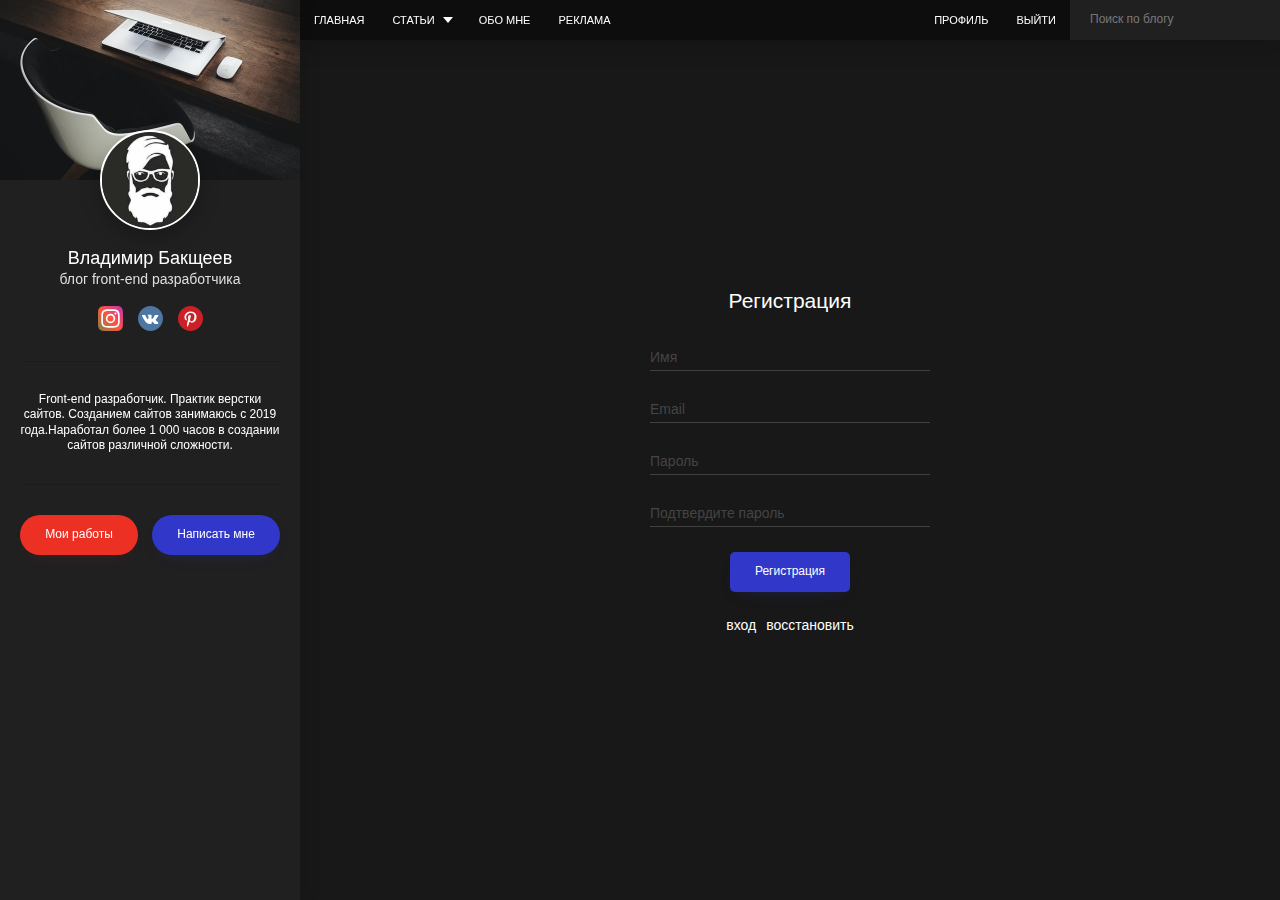
<file: signup.html>
<!DOCTYPE html>
<html lang="ru">
<head>
    <meta charset="UTF-8">
    <link rel="stylesheet" href="assets/css/style.min.css">
    
    <!-- Useful meta tags -->
    <meta http-equiv="x-ua-compatible" content="ie=edge">
    <meta name="viewport" content="width=device-width, initial-scale=1, shrink-to-fit=no">
    <meta name="robots" content="index, follow">
    <meta name="google" content="notranslate">
    <meta name="format-detection" content="telephone=no">
    <meta name="description" content="">
    
    <title>Personal-blog</title>
</head>
<body>
    <div class="page" id="page">
        <header class="header">
            <div class="header__left">
                <nav class="nav">
                    <ul class="nav__list">
                        <li class="nav__item">
                            <a class="nav__link" href="index.html">Главная</a>
                        </li>
                        <li class="nav__item">
                            <a class="nav__link has-subnav" href="#">Статьи</a>
                            <ul class="subnav">
                                <li>
                                    <a class="subnav__link" href="#">Создание сайтов</a>
                                </li>
                                <li>
                                    <a class="subnav__link" href="#">Интернет-маркетинг</a>
                                </li>
                                <li>
                                    <a class="subnav__link" href="#">Продвижение видео</a>
                                </li>
                            </ul>
                        </li>
                        <li class="nav__item">
                            <a class="nav__link" href="#">Обо мне</a>
                        </li>
                        <li class="nav__item">
                            <a class="nav__link" href="text.html">Реклама</a>
                        </li>
                    </ul>
                </nav>
                <button class="burger" id="sidebarToggle">
                    <span> открыть навигацию</span>
                </button>
            </div>
            <div class="header__rigth">
                <nav class="nav">
                    <ul class="nav__list">
                        <li class="nav__item">
                            <a class="nav__link" href="profile.html">Профиль</a>
                        </li>
                        <li class="nav__item">
                            <a class="nav__link" href="profile.html">Выйти</a>
                        </li>
                    </ul>
                </nav>
                <form class="search" action="/" method="post">
                    <input  class="search__input" type="text" placeholder="Поиск по блогу">
                </form>
            </div>
        
        </header>

        <aside class="sidebar" id="sidebar">
            <div class="sidebar__header">
                <img src="assets/images/sidebar-header.jpg" alt="">
            </div>
            <div class="sidebar__content">
                <div class="profile">
                    <img src="assets/images/avatar.webp" alt="" class="profile__avatar">
                    <div class="profile__info">
                        <div class="profile__name">Владимир Бакщеев</div>
                        <div class="profile__prof">блог front-end разработчика</div>
                    </div>
                </div>
                <ul class="social">
                    <li class="social__item">
                        <a href="#" class="social__link" target="_blank">
                            <img src="/assets/images/instagram.svg" alt="">
                        </a>
                    </li>
                    <li class="social__item">
                        <a href="#" class="social__link" target="_blank">
                            <img src="/assets/images/vk.svg" alt="">
                        </a>
                    </li>
                    <li class="social__item">
                        <a href="#" class="social__link" target="_blank">
                            <img src="/assets/images/pinterest.svg" alt="">
                        </a>
                    </li>
                </ul>
                <div class="profile__text">Front-end разработчик. Практик верстки сайтов.
                    Созданием сайтов занимаюсь с 2019 года.Наработал 
                    более 1 000 часов в создании сайтов различной сложности.</div>
        
                    <nav class="nav nav--mobile">
                        <ul class="nav__list ">
                            <li class="nav__item">
                                <a class="nav__link" href="index.html">Главная</a>
                            </li>
                            <li class="nav__item">
                                <a class="nav__link has-subnav" href="#">Статьи</a>
                                <ul class="subnav">
                                    <li>
                                        <a class="subnav__link" href="#">Создание сайтов</a>
                                    </li>
                                    <li>
                                        <a class="subnav__link" href="#">Интернет-маркетинг</a>
                                    </li>
                                    <li>
                                        <a class="subnav__link" href="#">Продвижение видео</a>
                                    </li>
                                </ul>
                            </li>
                            <li class="nav__item">
                                <a class="nav__link" href="#">Обо мне</a>
                            </li>
                            <li class="nav__item">
                                <a class="nav__link" href="#">Реклама</a>
                            </li>
                            <li class="nav__item">
                                <a class="nav__link" href="profile.html">Профиль</a>
                            </li>
                            <li class="nav__item">
                                <a class="nav__link" href="#">Выйти</a>
                            </li>
                        </ul>
                    </nav>
            </div>
        
            <div class="sidebar__footer">
                <a href="works.html" class="btn btn--red" >Мои работы</a>
                <button class="btn btn--blue" type="button" data-modal="contact-modal">Написать мне</button>
            </div>
        </aside>        <main class="main">
            <div class="container">
                
                <div class="page__title page__title--center">Регистрация</div>
                
                <form action="/" class="form form--auto" method="POST">
                    <div class="form__group form__group--mb">
                        <input class="form__control" type="text" placeholder="Имя">
                        <span class="form__line"></span>
                    </div>
                    <div class="form__group form__group--mb">
                        <input class="form__control" type="email" placeholder="Email">
                        <span class="form__line"></span>
                    </div>
                    <div class="form__group form__group--mb">
                        <input class="form__control" type="password" placeholder="Пароль" >
                        <span class="form__line"></span>
                    </div>
                    <div class="form__group form__group--mb">
                        <input class="form__control" type="password" placeholder="Подтвердите пароль">
                        <span class="form__line"></span>
                    </div>
                
                    <div class="form__footer form__footer--center">
                        <div class="form__group form__group--mb">
                            <button class="btn btn--blue btn--rounded" type="submit">Регистрация </button>
                        </div>
                        <ul class="form__footer--list">
                            <li>
                                <a href="reset.html">вход</a>
                            </li>
                            <li>
                                <a href="signin.html">восстановить</a>
                            </li>
                        </ul>
                    </div>
                </form>
            </div>
        </main>
    </div>
    <div class="modal" id="contact-modal">
        <div class="modal__content modal__content--contact">
            <form action="/" class="form">
                 <div class="form__group form__group--mb">
                    <input class="form__control" type="text" placeholder="Имя" >
                    <span class="form__line"></span>
                </div>
                <div class="form__group form__group--mb">
                    <input class="form__control" type="email" placeholder="email">
                    <span class="form__line"></span>
                </div>
                <div class="form__group form__group--mb">
                   <textarea class=" form__control form__control--textarea" name="message"  placeholder="Текст сообщения"></textarea>
                    <span class="form__line"></span>
                </div>
            
                 <div class="form__footer">
                    <div class="form__group form__group--mb">
                        <button class="btn btn--blue btn--rounded" type="submit">Сохранить </button>
                     </div>
                 </div>
            </form> 
            
            <button class="modal__close" type="button">
                <img src="/assets/images/cancel.svg" alt="">
            </button>
                <ul class="modal__footer">
                    <li>
                        e-mail: <a href="info@mywebsite.ru">info@mywebsite.ru</a>
                    </li>
                    <li>
                        тел: <a href="+943-232-856-22">+943-232-856-22</a>
                    </li>
                </ul>
                
        </div><!--/modal__content-->
    </div>    <div class="modal">
        <div class="modal__content ">
            <button class="modal__close" type="button">
                <img src="/assets/images/cancel.svg" alt="">
            </button>
            <ul class="social">
                <li class="social__item">
                    <a href="#" class="social__link" target="_blank">
                        <img src="/assets/images/share/facebook-1.svg" alt="">
                    </a>
                </li>
                <li class="social__item">
                    <a href="#" class="social__link" target="_blank">
                        <img src="/assets/images/share/twitter-1.svg" alt="">
                    </a>
                </li>
                <li class="social__item">
                    <a href="#" class="social__link" target="_blank">
                        <img src="/assets/images/share/vk-1.svg" alt="">
                    </a>
                </li>
                <li class="social__item">
                    <a href="#" class="social__link" target="_blank">
                        <img src="/assets/images/share/copy-1.svg" alt="">
                    </a>
                </li>
            </ul>
        </div><!--/modal__content-->
    </div>    <div class="modal" id="story-modal">
        <div class="modal__content modal__content--story">
            <video src="" class="modal__video" poster="/assets/images/post-2.jpg"></video>
        </div>
    </div>    <script src="assets/js/app.js"></script>
</body>
</html>
</file>
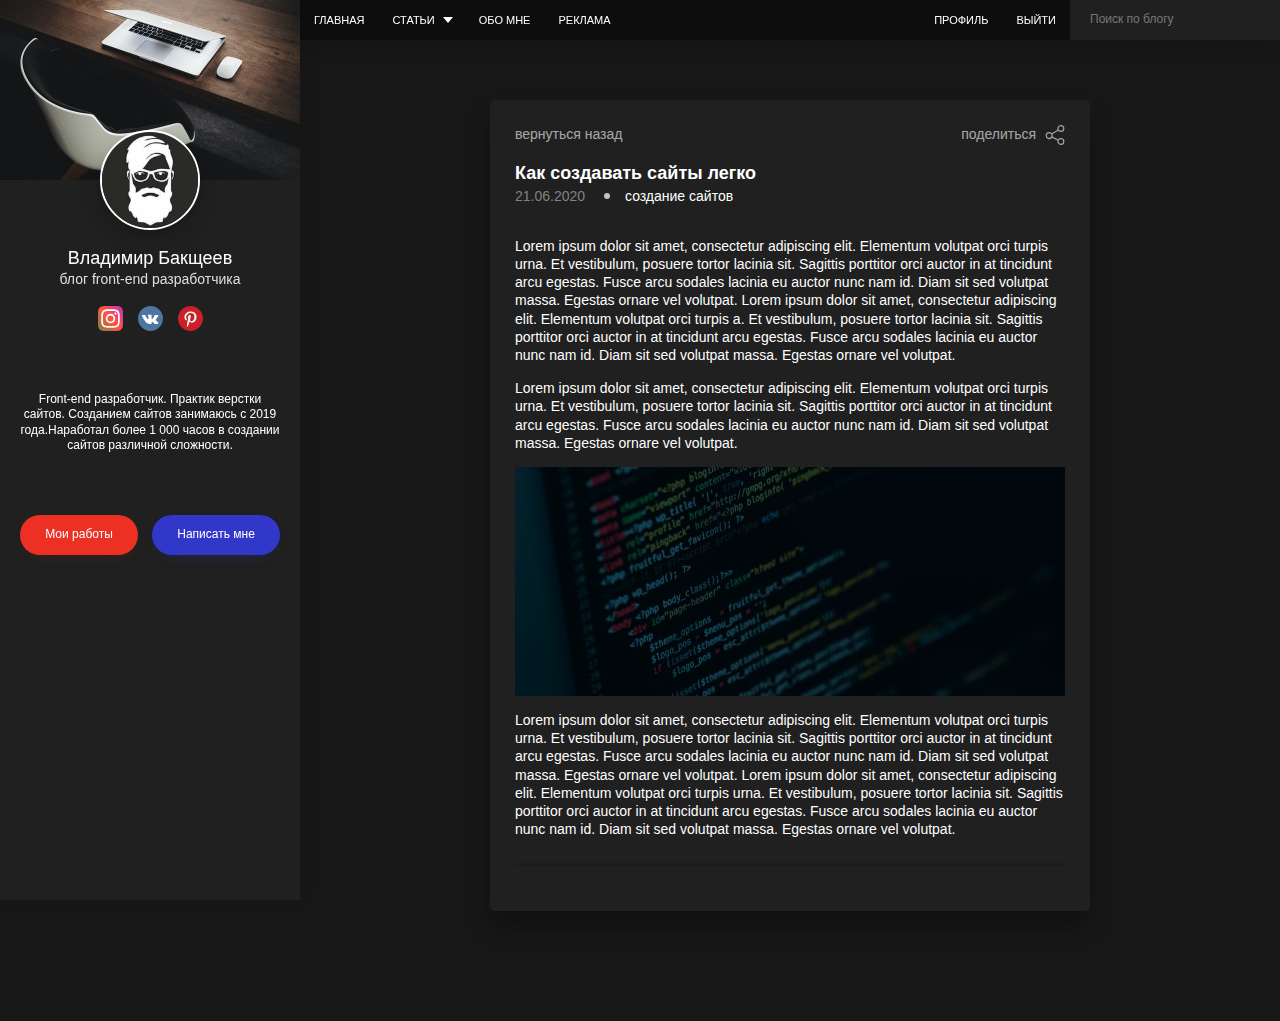
<file: text.html>
<!DOCTYPE html>
<html lang="ru">
<head>
    <meta charset="UTF-8">
    <link rel="stylesheet" href="assets/css/style.min.css">
    
    <!-- Useful meta tags -->
    <meta http-equiv="x-ua-compatible" content="ie=edge">
    <meta name="viewport" content="width=device-width, initial-scale=1, shrink-to-fit=no">
    <meta name="robots" content="index, follow">
    <meta name="google" content="notranslate">
    <meta name="format-detection" content="telephone=no">
    <meta name="description" content="">
    
    <title>Personal-blog</title>
</head>
<body>
    <div class="page" id="page">
        <header class="header">
            <div class="header__left">
                <nav class="nav">
                    <ul class="nav__list">
                        <li class="nav__item">
                            <a class="nav__link" href="index.html">Главная</a>
                        </li>
                        <li class="nav__item">
                            <a class="nav__link has-subnav" href="#">Статьи</a>
                            <ul class="subnav">
                                <li>
                                    <a class="subnav__link" href="#">Создание сайтов</a>
                                </li>
                                <li>
                                    <a class="subnav__link" href="#">Интернет-маркетинг</a>
                                </li>
                                <li>
                                    <a class="subnav__link" href="#">Продвижение видео</a>
                                </li>
                            </ul>
                        </li>
                        <li class="nav__item">
                            <a class="nav__link" href="#">Обо мне</a>
                        </li>
                        <li class="nav__item">
                            <a class="nav__link" href="text.html">Реклама</a>
                        </li>
                    </ul>
                </nav>
                <button class="burger" id="sidebarToggle">
                    <span> открыть навигацию</span>
                </button>
            </div>
            <div class="header__rigth">
                <nav class="nav">
                    <ul class="nav__list">
                        <li class="nav__item">
                            <a class="nav__link" href="profile.html">Профиль</a>
                        </li>
                        <li class="nav__item">
                            <a class="nav__link" href="profile.html">Выйти</a>
                        </li>
                    </ul>
                </nav>
                <form class="search" action="/" method="post">
                    <input  class="search__input" type="text" placeholder="Поиск по блогу">
                </form>
            </div>
        
        </header>

        <aside class="sidebar" id="sidebar">
            <div class="sidebar__header">
                <img src="assets/images/sidebar-header.jpg" alt="">
            </div>
            <div class="sidebar__content">
                <div class="profile">
                    <img src="assets/images/avatar.webp" alt="" class="profile__avatar">
                    <div class="profile__info">
                        <div class="profile__name">Владимир Бакщеев</div>
                        <div class="profile__prof">блог front-end разработчика</div>
                    </div>
                </div>
                <ul class="social">
                    <li class="social__item">
                        <a href="#" class="social__link" target="_blank">
                            <img src="/assets/images/instagram.svg" alt="">
                        </a>
                    </li>
                    <li class="social__item">
                        <a href="#" class="social__link" target="_blank">
                            <img src="/assets/images/vk.svg" alt="">
                        </a>
                    </li>
                    <li class="social__item">
                        <a href="#" class="social__link" target="_blank">
                            <img src="/assets/images/pinterest.svg" alt="">
                        </a>
                    </li>
                </ul>
                <div class="profile__text">Front-end разработчик. Практик верстки сайтов.
                    Созданием сайтов занимаюсь с 2019 года.Наработал 
                    более 1 000 часов в создании сайтов различной сложности.</div>
        
                    <nav class="nav nav--mobile">
                        <ul class="nav__list ">
                            <li class="nav__item">
                                <a class="nav__link" href="index.html">Главная</a>
                            </li>
                            <li class="nav__item">
                                <a class="nav__link has-subnav" href="#">Статьи</a>
                                <ul class="subnav">
                                    <li>
                                        <a class="subnav__link" href="#">Создание сайтов</a>
                                    </li>
                                    <li>
                                        <a class="subnav__link" href="#">Интернет-маркетинг</a>
                                    </li>
                                    <li>
                                        <a class="subnav__link" href="#">Продвижение видео</a>
                                    </li>
                                </ul>
                            </li>
                            <li class="nav__item">
                                <a class="nav__link" href="#">Обо мне</a>
                            </li>
                            <li class="nav__item">
                                <a class="nav__link" href="#">Реклама</a>
                            </li>
                            <li class="nav__item">
                                <a class="nav__link" href="profile.html">Профиль</a>
                            </li>
                            <li class="nav__item">
                                <a class="nav__link" href="#">Выйти</a>
                            </li>
                        </ul>
                    </nav>
            </div>
        
            <div class="sidebar__footer">
                <a href="works.html" class="btn btn--red" >Мои работы</a>
                <button class="btn btn--blue" type="button" data-modal="contact-modal">Написать мне</button>
            </div>
        </aside>        <main class="main">
            <div class="container">
                
                
                <article class="post">
                    <div class="post__actions">
                        <a href="#">вернуться назад</a>
                        <a href="#">
                            поделиться
                            <img class="post__actions-icon" src="assets/images/share.svg" alt="">
                        </a>
                    </div>
                    <div class="post__header post__header--article">
                       <h2 class="post__title post__title--mb0">Как создавать сайты легко </h2>
                        <ul class="post__data">
                            <li class="post__data-item">
                                <time datatime="2020-06-21">21.06.2020</time>
                            </li>
                            <li class="post__data-item">
                                <a href="#">создание сайтов</a>
                            </li>
                        </ul>
                    </div>
                    <div class="post__content">
                        <div class="post__text">
                            <p>
                                Lorem ipsum dolor sit amet, consectetur adipiscing elit. 
                                Elementum volutpat orci turpis urna. Et vestibulum, posuere tortor lacinia sit. Sagittis porttitor orci auctor in at tincidunt arcu egestas. Fusce arcu sodales lacinia eu auctor nunc nam id. Diam sit sed volutpat massa.
                                 Egestas ornare vel volutpat. Lorem ipsum dolor sit amet, 
                                 consectetur adipiscing elit. Elementum volutpat orci turpis
                                 a. Et vestibulum, posuere tortor lacinia sit. Sagittis porttitor orci auctor in at tincidunt arcu egestas. Fusce arcu sodales lacinia eu auctor nunc nam id. Diam sit sed volutpat massa. Egestas ornare vel volutpat.
                            </p>
                
                            <p>
                                Lorem ipsum dolor sit amet, consectetur adipiscing elit.
                                Elementum volutpat orci turpis urna. Et vestibulum, posuere tortor lacinia sit. Sagittis porttitor orci auctor in at tincidunt arcu egestas. Fusce arcu sodales lacinia eu auctor nunc nam id. Diam sit sed volutpat massa. Egestas ornare vel volutpat.
                            </p>
                            <p>
                                <img src="assets/images/post-4.jpg" alt="">
                            </p>
                           
                
                            <p>
                                Lorem ipsum dolor sit amet, consectetur adipiscing elit. 
                                Elementum volutpat orci turpis urna. Et vestibulum, posuere tortor 
                                lacinia sit. Sagittis porttitor orci auctor in at tincidunt arcu egestas.
                                Fusce arcu sodales lacinia eu auctor nunc nam id. Diam sit sed volutpat massa.
                                Egestas ornare vel volutpat. Lorem ipsum dolor sit amet, consectetur adipiscing elit. Elementum volutpat orci turpis urna. Et vestibulum, posuere tortor lacinia sit. Sagittis porttitor orci auctor in at tincidunt arcu egestas. Fusce arcu sodales lacinia eu auctor nunc nam id. Diam sit sed volutpat massa. 
                                Egestas ornare vel volutpat.
                            </p>
                
                        </div> <!-- post__text -->
                    </div><!--/post__content -->
                </article>
                
            </div>
        </main>
    </div>
    <div class="modal" id="contact-modal">
        <div class="modal__content modal__content--contact">
            <form action="/" class="form">
                 <div class="form__group form__group--mb">
                    <input class="form__control" type="text" placeholder="Имя" >
                    <span class="form__line"></span>
                </div>
                <div class="form__group form__group--mb">
                    <input class="form__control" type="email" placeholder="email">
                    <span class="form__line"></span>
                </div>
                <div class="form__group form__group--mb">
                   <textarea class=" form__control form__control--textarea" name="message"  placeholder="Текст сообщения"></textarea>
                    <span class="form__line"></span>
                </div>
            
                 <div class="form__footer">
                    <div class="form__group form__group--mb">
                        <button class="btn btn--blue btn--rounded" type="submit">Сохранить </button>
                     </div>
                 </div>
            </form> 
            
            <button class="modal__close" type="button">
                <img src="/assets/images/cancel.svg" alt="">
            </button>
                <ul class="modal__footer">
                    <li>
                        e-mail: <a href="info@mywebsite.ru">info@mywebsite.ru</a>
                    </li>
                    <li>
                        тел: <a href="+943-232-856-22">+943-232-856-22</a>
                    </li>
                </ul>
                
        </div><!--/modal__content-->
    </div>    <div class="modal">
        <div class="modal__content ">
            <button class="modal__close" type="button">
                <img src="/assets/images/cancel.svg" alt="">
            </button>
            <ul class="social">
                <li class="social__item">
                    <a href="#" class="social__link" target="_blank">
                        <img src="/assets/images/share/facebook-1.svg" alt="">
                    </a>
                </li>
                <li class="social__item">
                    <a href="#" class="social__link" target="_blank">
                        <img src="/assets/images/share/twitter-1.svg" alt="">
                    </a>
                </li>
                <li class="social__item">
                    <a href="#" class="social__link" target="_blank">
                        <img src="/assets/images/share/vk-1.svg" alt="">
                    </a>
                </li>
                <li class="social__item">
                    <a href="#" class="social__link" target="_blank">
                        <img src="/assets/images/share/copy-1.svg" alt="">
                    </a>
                </li>
            </ul>
        </div><!--/modal__content-->
    </div>    <div class="modal" id="story-modal">
        <div class="modal__content modal__content--story">
            <video src="" class="modal__video" poster="/assets/images/post-2.jpg"></video>
        </div>
    </div>    <script src="assets/js/app.js"></script>
</body>
</html>
</file>
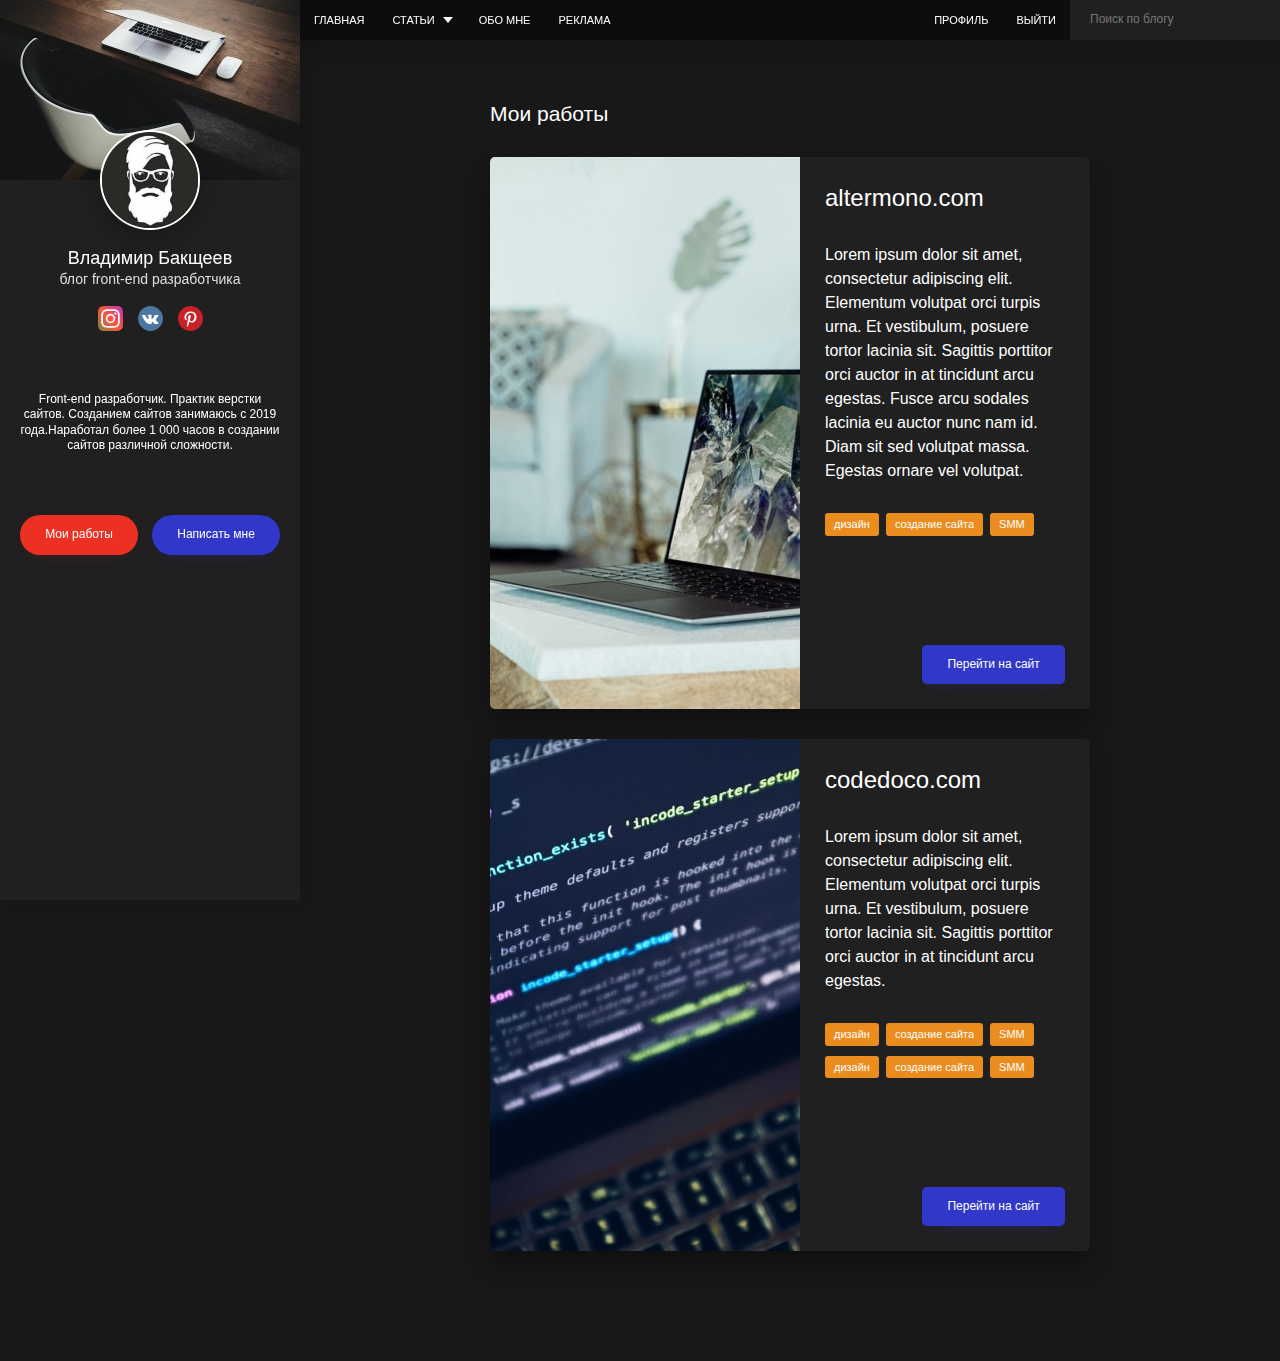
<file: works.html>
<!DOCTYPE html>
<html lang="ru">
<head>
    <meta charset="UTF-8">
    <link rel="stylesheet" href="assets/css/style.min.css">
    
    <!-- Useful meta tags -->
    <meta http-equiv="x-ua-compatible" content="ie=edge">
    <meta name="viewport" content="width=device-width, initial-scale=1, shrink-to-fit=no">
    <meta name="robots" content="index, follow">
    <meta name="google" content="notranslate">
    <meta name="format-detection" content="telephone=no">
    <meta name="description" content="">
    
    <title>Personal-blog</title>
</head>
<body>
    <div class="page" id="page">
        <header class="header">
            <div class="header__left">
                <nav class="nav">
                    <ul class="nav__list">
                        <li class="nav__item">
                            <a class="nav__link" href="index.html">Главная</a>
                        </li>
                        <li class="nav__item">
                            <a class="nav__link has-subnav" href="#">Статьи</a>
                            <ul class="subnav">
                                <li>
                                    <a class="subnav__link" href="#">Создание сайтов</a>
                                </li>
                                <li>
                                    <a class="subnav__link" href="#">Интернет-маркетинг</a>
                                </li>
                                <li>
                                    <a class="subnav__link" href="#">Продвижение видео</a>
                                </li>
                            </ul>
                        </li>
                        <li class="nav__item">
                            <a class="nav__link" href="#">Обо мне</a>
                        </li>
                        <li class="nav__item">
                            <a class="nav__link" href="text.html">Реклама</a>
                        </li>
                    </ul>
                </nav>
                <button class="burger" id="sidebarToggle">
                    <span> открыть навигацию</span>
                </button>
            </div>
            <div class="header__rigth">
                <nav class="nav">
                    <ul class="nav__list">
                        <li class="nav__item">
                            <a class="nav__link" href="profile.html">Профиль</a>
                        </li>
                        <li class="nav__item">
                            <a class="nav__link" href="profile.html">Выйти</a>
                        </li>
                    </ul>
                </nav>
                <form class="search" action="/" method="post">
                    <input  class="search__input" type="text" placeholder="Поиск по блогу">
                </form>
            </div>
        
        </header>

        <aside class="sidebar" id="sidebar">
            <div class="sidebar__header">
                <img src="assets/images/sidebar-header.jpg" alt="">
            </div>
            <div class="sidebar__content">
                <div class="profile">
                    <img src="assets/images/avatar.webp" alt="" class="profile__avatar">
                    <div class="profile__info">
                        <div class="profile__name">Владимир Бакщеев</div>
                        <div class="profile__prof">блог front-end разработчика</div>
                    </div>
                </div>
                <ul class="social">
                    <li class="social__item">
                        <a href="#" class="social__link" target="_blank">
                            <img src="/assets/images/instagram.svg" alt="">
                        </a>
                    </li>
                    <li class="social__item">
                        <a href="#" class="social__link" target="_blank">
                            <img src="/assets/images/vk.svg" alt="">
                        </a>
                    </li>
                    <li class="social__item">
                        <a href="#" class="social__link" target="_blank">
                            <img src="/assets/images/pinterest.svg" alt="">
                        </a>
                    </li>
                </ul>
                <div class="profile__text">Front-end разработчик. Практик верстки сайтов.
                    Созданием сайтов занимаюсь с 2019 года.Наработал 
                    более 1 000 часов в создании сайтов различной сложности.</div>
        
                    <nav class="nav nav--mobile">
                        <ul class="nav__list ">
                            <li class="nav__item">
                                <a class="nav__link" href="index.html">Главная</a>
                            </li>
                            <li class="nav__item">
                                <a class="nav__link has-subnav" href="#">Статьи</a>
                                <ul class="subnav">
                                    <li>
                                        <a class="subnav__link" href="#">Создание сайтов</a>
                                    </li>
                                    <li>
                                        <a class="subnav__link" href="#">Интернет-маркетинг</a>
                                    </li>
                                    <li>
                                        <a class="subnav__link" href="#">Продвижение видео</a>
                                    </li>
                                </ul>
                            </li>
                            <li class="nav__item">
                                <a class="nav__link" href="#">Обо мне</a>
                            </li>
                            <li class="nav__item">
                                <a class="nav__link" href="#">Реклама</a>
                            </li>
                            <li class="nav__item">
                                <a class="nav__link" href="profile.html">Профиль</a>
                            </li>
                            <li class="nav__item">
                                <a class="nav__link" href="#">Выйти</a>
                            </li>
                        </ul>
                    </nav>
            </div>
        
            <div class="sidebar__footer">
                <a href="works.html" class="btn btn--red" >Мои работы</a>
                <button class="btn btn--blue" type="button" data-modal="contact-modal">Написать мне</button>
            </div>
        </aside>        <main class="main">
            <div class="container">
                
                <h1 class="works__title">Мои работы</h1>
                
                <article class="works">
                    <div class="works__img">
                        <picture>
                            <source srcset="https://placehold.it/575x200" media="(max-width: 575px)">
                            <img src="assets/images/works-1.jpg" alt="">
                        </picture>
                    </div>
                    
                    <div class="works__info">
                        <h2 class="works__site">
                            <a href="#"  target="_blank">altermono.com</a>
                        </h2>
                        <div class="works__text">
                            <p>
                                Lorem ipsum dolor sit amet, consectetur adipiscing elit.
                                Elementum volutpat orci turpis urna. 
                                Et vestibulum, posuere tortor lacinia sit. 
                                Sagittis porttitor orci auctor in at tincidunt arcu egestas.
                                Fusce arcu sodales lacinia eu auctor nunc nam id. 
                                Diam sit sed volutpat massa. 
                                Egestas ornare vel volutpat.
                            </p>
                        </div>
                        <ul class="tags">
                            <li class="tags__item">дизайн</li>
                            <li class="tags__item">создание сайта</li>
                            <li class="tags__item">SMM</li>
                        </ul>
                        <div class="works__footer">
                            <a class="btn btn--blue btn--rounded"  target="_blank">Перейти на сайт</a>
                        </div>
                    </div>
                </article>
                
                <article class="works">
                    <div class="works__img">
                        <picture>
                            <source srcset="https://placehold.it/575x200" media="(max-width: 575px)">
                            <img src="assets/images/works-2.jpg" alt="">
                        </picture>
                    </div>
                    
                    <div class="works__info">
                        <h2 class="works__site">
                            <a href="#"  target="_blank">codedoco.com</a>
                        </h2>
                        <div class="works__text">
                            <p>
                                Lorem ipsum dolor sit amet, consectetur adipiscing elit.
                                Elementum volutpat orci turpis urna. 
                                Et vestibulum, posuere tortor lacinia sit. 
                                Sagittis porttitor orci auctor in at tincidunt arcu egestas.
                            </p>
                        </div>
                        <ul class="tags">
                            <li class="tags__item">дизайн</li>
                            <li class="tags__item">создание сайта</li>
                            <li class="tags__item">SMM</li>
                            <li class="tags__item">дизайн</li>
                            <li class="tags__item">создание сайта</li>
                            <li class="tags__item">SMM</li>
                        </ul>
                        <div class="works__footer">
                            <a class="btn btn--blue btn--rounded"  target="_blank">Перейти на сайт</a>
                        </div>
                    </div>
                </article>
            </div>
        </main>
    </div>
    <div class="modal" id="contact-modal">
        <div class="modal__content modal__content--contact">
            <form action="/" class="form">
                 <div class="form__group form__group--mb">
                    <input class="form__control" type="text" placeholder="Имя" >
                    <span class="form__line"></span>
                </div>
                <div class="form__group form__group--mb">
                    <input class="form__control" type="email" placeholder="email">
                    <span class="form__line"></span>
                </div>
                <div class="form__group form__group--mb">
                   <textarea class=" form__control form__control--textarea" name="message"  placeholder="Текст сообщения"></textarea>
                    <span class="form__line"></span>
                </div>
            
                 <div class="form__footer">
                    <div class="form__group form__group--mb">
                        <button class="btn btn--blue btn--rounded" type="submit">Сохранить </button>
                     </div>
                 </div>
            </form> 
            
            <button class="modal__close" type="button">
                <img src="/assets/images/cancel.svg" alt="">
            </button>
                <ul class="modal__footer">
                    <li>
                        e-mail: <a href="info@mywebsite.ru">info@mywebsite.ru</a>
                    </li>
                    <li>
                        тел: <a href="+943-232-856-22">+943-232-856-22</a>
                    </li>
                </ul>
                
        </div><!--/modal__content-->
    </div>    <div class="modal">
        <div class="modal__content ">
            <button class="modal__close" type="button">
                <img src="/assets/images/cancel.svg" alt="">
            </button>
            <ul class="social">
                <li class="social__item">
                    <a href="#" class="social__link" target="_blank">
                        <img src="/assets/images/share/facebook-1.svg" alt="">
                    </a>
                </li>
                <li class="social__item">
                    <a href="#" class="social__link" target="_blank">
                        <img src="/assets/images/share/twitter-1.svg" alt="">
                    </a>
                </li>
                <li class="social__item">
                    <a href="#" class="social__link" target="_blank">
                        <img src="/assets/images/share/vk-1.svg" alt="">
                    </a>
                </li>
                <li class="social__item">
                    <a href="#" class="social__link" target="_blank">
                        <img src="/assets/images/share/copy-1.svg" alt="">
                    </a>
                </li>
            </ul>
        </div><!--/modal__content-->
    </div>    <div class="modal" id="story-modal">
        <div class="modal__content modal__content--story">
            <video src="" class="modal__video" poster="/assets/images/post-2.jpg"></video>
        </div>
    </div>    <script src="assets/js/app.js"></script>
</body>
</html>
</file>
<file: assets/css/style.min.css>
/* http://meyerweb.com/eric/tools/css/reset/
   v2.0-modified | 20110126
   License: none (public domain)
*/
html, body, div, span, applet, object, iframe,
h1, h2, h3, h4, h5, h6, p, blockquote, pre,
a, abbr, acronym, address, big, cite, code,
del, dfn, em, img, ins, kbd, q, s, samp,
small, strike, strong, sub, sup, tt, var,
b, u, i, center,
dl, dt, dd, ol, ul, li,
fieldset, form, label, legend,
table, caption, tbody, tfoot, thead, tr, th, td,
article, aside, canvas, details, embed,
figure, figcaption, footer, header, hgroup,
menu, nav, output, ruby, section, summary,
time, mark, audio, video {
  margin: 0;
  padding: 0;
  border: 0;
  font-size: 100%;
  font: inherit;
  vertical-align: baseline; }

/* make sure to set some focus styles for accessibility */
:focus {
  outline: 0; }

/* HTML5 display-role reset for older browsers */
article, aside, details, figcaption, figure,
footer, header, hgroup, menu, nav, section {
  display: block; }

body {
  line-height: 1; }

ol, ul {
  list-style: none; }

blockquote, q {
  quotes: none; }

blockquote:before, blockquote:after,
q:before, q:after {
  content: '';
  content: none; }

table {
  border-collapse: collapse;
  border-spacing: 0; }

input[type=search]::-webkit-search-cancel-button,
input[type=search]::-webkit-search-decoration,
input[type=search]::-webkit-search-results-button,
input[type=search]::-webkit-search-results-decoration {
  -webkit-appearance: none;
  -moz-appearance: none; }

input[type=search] {
  -webkit-appearance: none;
  -moz-appearance: none;
  -webkit-box-sizing: content-box;
  -moz-box-sizing: content-box;
  box-sizing: content-box; }

textarea {
  overflow: auto;
  vertical-align: top;
  resize: vertical; }

/**
 * Correct `inline-block` display not defined in IE 6/7/8/9 and Firefox 3.
 */
audio,
canvas,
video {
  display: inline-block;
  *display: inline;
  *zoom: 1;
  max-width: 100%; }

/**
 * Prevent modern browsers from displaying `audio` without controls.
 * Remove excess height in iOS 5 devices.
 */
audio:not([controls]) {
  display: none;
  height: 0; }

/**
 * Address styling not present in IE 7/8/9, Firefox 3, and Safari 4.
 * Known issue: no IE 6 support.
 */
[hidden] {
  display: none; }

/**
 * 1. Correct text resizing oddly in IE 6/7 when body `font-size` is set using
 *    `em` units.
 * 2. Prevent iOS text size adjust after orientation change, without disabling
 *    user zoom.
 */
html {
  font-size: 100%;
  /* 1 */
  -webkit-text-size-adjust: 100%;
  /* 2 */
  -ms-text-size-adjust: 100%;
  /* 2 */ }

/**
 * Address `outline` inconsistency between Chrome and other browsers.
 */
a:focus {
  outline: thin dotted; }

/**
 * Improve readability when focused and also mouse hovered in all browsers.
 */
a:active,
a:hover {
  outline: 0; }

/**
 * 1. Remove border when inside `a` element in IE 6/7/8/9 and Firefox 3.
 * 2. Improve image quality when scaled in IE 7.
 */
img {
  border: 0;
  /* 1 */
  -ms-interpolation-mode: bicubic;
  /* 2 */ }

/**
 * Address margin not present in IE 6/7/8/9, Safari 5, and Opera 11.
 */
figure {
  margin: 0; }

/**
 * Correct margin displayed oddly in IE 6/7.
 */
form {
  margin: 0; }

/**
 * Define consistent border, margin, and padding.
 */
fieldset {
  border: 1px solid #c0c0c0;
  margin: 0 2px;
  padding: 0.35em 0.625em 0.75em; }

/**
 * 1. Correct color not being inherited in IE 6/7/8/9.
 * 2. Correct text not wrapping in Firefox 3.
 * 3. Correct alignment displayed oddly in IE 6/7.
 */
legend {
  border: 0;
  /* 1 */
  padding: 0;
  white-space: normal;
  /* 2 */
  *margin-left: -7px;
  /* 3 */ }

/**
 * 1. Correct font size not being inherited in all browsers.
 * 2. Address margins set differently in IE 6/7, Firefox 3+, Safari 5,
 *    and Chrome.
 * 3. Improve appearance and consistency in all browsers.
 */
button,
input,
select,
textarea {
  font-size: 100%;
  /* 1 */
  margin: 0;
  /* 2 */
  vertical-align: baseline;
  /* 3 */
  *vertical-align: middle;
  /* 3 */ }

/**
 * Address Firefox 3+ setting `line-height` on `input` using `!important` in
 * the UA stylesheet.
 */
button,
input {
  line-height: normal; }

/**
 * Address inconsistent `text-transform` inheritance for `button` and `select`.
 * All other form control elements do not inherit `text-transform` values.
 * Correct `button` style inheritance in Chrome, Safari 5+, and IE 6+.
 * Correct `select` style inheritance in Firefox 4+ and Opera.
 */
button,
select {
  text-transform: none; }

/**
 * 1. Avoid the WebKit bug in Android 4.0.* where (2) destroys native `audio`
 *    and `video` controls.
 * 2. Correct inability to style clickable `input` types in iOS.
 * 3. Improve usability and consistency of cursor style between image-type
 *    `input` and others.
 * 4. Remove inner spacing in IE 7 without affecting normal text inputs.
 *    Known issue: inner spacing remains in IE 6.
 */
button,
html input[type="button"],
input[type="reset"],
input[type="submit"] {
  -webkit-appearance: button;
  /* 2 */
  cursor: pointer;
  /* 3 */
  *overflow: visible;
  /* 4 */ }

/**
 * Re-set default cursor for disabled elements.
 */
button[disabled],
html input[disabled] {
  cursor: default; }

/**
 * 1. Address box sizing set to content-box in IE 8/9.
 * 2. Remove excess padding in IE 8/9.
 * 3. Remove excess padding in IE 7.
 *    Known issue: excess padding remains in IE 6.
 */
input[type="checkbox"],
input[type="radio"] {
  box-sizing: border-box;
  /* 1 */
  padding: 0;
  /* 2 */
  *height: 13px;
  /* 3 */
  *width: 13px;
  /* 3 */ }

/**
 * 1. Address `appearance` set to `searchfield` in Safari 5 and Chrome.
 * 2. Address `box-sizing` set to `border-box` in Safari 5 and Chrome
 *    (include `-moz` to future-proof).
 */
input[type="search"] {
  -webkit-appearance: textfield;
  /* 1 */
  -moz-box-sizing: content-box;
  -webkit-box-sizing: content-box;
  /* 2 */
  box-sizing: content-box; }

/**
 * Remove inner padding and search cancel button in Safari 5 and Chrome
 * on OS X.
 */
input[type="search"]::-webkit-search-cancel-button,
input[type="search"]::-webkit-search-decoration {
  -webkit-appearance: none; }

/**
 * Remove inner padding and border in Firefox 3+.
 */
button::-moz-focus-inner,
input::-moz-focus-inner {
  border: 0;
  padding: 0; }

/**
 * 1. Remove default vertical scrollbar in IE 6/7/8/9.
 * 2. Improve readability and alignment in all browsers.
 */
textarea {
  overflow: auto;
  /* 1 */
  vertical-align: top;
  /* 2 */ }

/**
 * Remove most spacing between table cells.
 */
table {
  border-collapse: collapse;
  border-spacing: 0; }

html,
button,
input,
select,
textarea {
  color: #222; }

::-moz-selection {
  background: #b3d4fc;
  text-shadow: none; }

::selection {
  background: #b3d4fc;
  text-shadow: none; }

img {
  vertical-align: middle; }

fieldset {
  border: 0;
  margin: 0;
  padding: 0; }

textarea {
  resize: vertical; }

.chromeframe {
  margin: 0.2em 0;
  background: #ccc;
  color: #000;
  padding: 0.2em 0; }

html {
  font-size: 62.5%; }

body {
  font-family: -apple-system,BlinkMacSystemFont,Segoe\ UI,Roboto,Helvetica\ Neue,Arial,Noto\ Sans,sans-serif;
  background-color: #181818;
  color: #fff;
  font-size: 1.4rem;
  line-height: 1.3;
  color: #fff; }
  body.no-scroll {
    overflow: hidden; }
  @media (max-width: 991px) {
    body.show-sidebar {
      overflow: hidden; } }

*,
*:before,
*:after {
  box-sizing: border-box; }

a {
  text-decoration: none;
  color: #fff; }
  a:hover {
    text-decoration: underline; }

.page {
  overflow: hidden;
  display: flex;
  flex-direction: column;
  justify-content: center;
  min-height: 100vh; }
  @media (max-width: 991px) {
    .show-sidebar .page {
      position: relative; } }

.page__title {
  font-size: 2.1rem;
  color: #fff;
  margin-bottom: 3rem; }
  .page__title--center {
    text-align: center; }

@media (max-width: 991px) {
  .page__mask:after {
    content: "";
    display: block;
    width: 100%;
    height: 100%;
    position: absolute;
    top: 0;
    left: 0;
    z-index: 100;
    background-color: rgba(0, 0, 0, 0.7); } }

.header {
  display: flex;
  width: calc(100% - 300px);
  background-color: #0D0D0D;
  box-shadow: 0px 5px 22px rgba(13, 13, 13, 0.25);
  color: #fff;
  position: fixed;
  top: 0;
  right: 0;
  z-index: 1000; }
  @media (max-width: 991px) {
    .header {
      width: 100%; } }

.header__left {
  width: 60%; }
  @media (max-width: 991px) {
    .header__left {
      width: 40%; } }

.header__rigth {
  width: 40%;
  display: flex;
  justify-content: flex-end; }
  @media (max-width: 991px) {
    .header__rigth {
      width: 60%; } }

@media (max-width: 991px) {
  .nav {
    display: none; } }

.nav--mobile {
  display: none; }
  @media (max-width: 991px) {
    .nav--mobile {
      display: block;
      margin: 1.5rem 0; } }

.nav__list {
  display: flex; }
  @media (max-width: 991px) {
    .nav__list {
      flex-direction: column; } }

.nav__item {
  position: relative; }
  .nav__item:hover .nav__link {
    background-color: #3137C9;
    text-decoration: none; }
  .nav__item:hover > .subnav {
    display: block; }
  @media (max-width: 991px) {
    .nav__item:hover .nav__link {
      background-color: transparent; } }

.nav__link {
  line-height: 1.1;
  display: block;
  padding: 1.4rem;
  text-decoration: none;
  color: #fff;
  font-size: 1.1rem;
  text-transform: uppercase;
  transition: background-color 0.2s linear; }
  .nav__link.has-subnav {
    padding-right: 3rem;
    position: relative; }
    .nav__link.has-subnav:after {
      position: absolute;
      top: 50%;
      right: 1.2rem;
      display: block;
      content: " ";
      border-style: solid;
      border-width: 6px 5px 0 5px;
      border-color: #fff transparent transparent transparent;
      transform: translateY(-50%); }
  @media (max-width: 991px) {
    .nav__link {
      font-size: 1.3rem; } }

.search {
  background-color: #202020;
  max-width: 21rem;
  width: 100%; }

.search__input {
  width: 100%;
  display: block;
  border: 0;
  background-color: transparent;
  font-size: 1.2rem;
  font-family: inherit;
  color: #fff;
  padding: 1.2rem 2rem; }
  .search__input::placeholder {
    color: rgba(255, 255, 255, 0.4); }
  @media (max-width: 991px) {
    .search__input {
      height: 4rem;
      font-size: 1.5rem;
      padding: 1rem 2rem; } }

.subnav {
  display: none;
  box-shadow: 0 6px 8px #000, 0.2;
  padding: 0.5rem 0;
  border-radius: 0 0 5px 5px;
  position: absolute;
  top: 100%;
  left: 0;
  background-color: #3137C9;
  width: 16rem; }
  @media (max-width: 991px) {
    .subnav {
      position: static;
      width: 100%;
      background-color: transparent;
      box-shadow: none;
      padding-left: 1.5rem; } }

.subnav__link {
  display: block;
  font-size: 1.2rem;
  color: #fff;
  padding: 0.5rem 1.2rem;
  text-decoration: none;
  transition: background-color 0.2s ease-in-out; }
  .subnav__link:hover {
    background-color: #2c31b4; }
    @media (max-width: 991px) {
      .subnav__link:hover {
        background-color: transparent; } }
  @media (max-width: 991px) {
    .subnav__link {
      padding-left: 0;
      font-size: 1.3rem; } }

.sidebar {
  width: 300px;
  height: 100vh;
  color: #fff;
  background-color: #202020;
  box-shadow: 5px 0px 15px rgba(5, 5, 5, 0.1);
  position: fixed;
  top: 0;
  left: 0;
  z-index: 1000;
  transition: transform 0.2s linear; }
  @media (max-width: 991px) {
    .sidebar {
      transform: translateX(-100%);
      transition: transform 0.2s linear;
      display: flex;
      flex-direction: column;
      padding-bottom: 2rem;
      height: calc(100vh - 4rem);
      overflow: auto;
      top: 4rem; }
      .show-sidebar .sidebar {
        transform: translateX(0); } }

.sidebar__header {
  background-color: #121212;
  height: 18rem; }
  .sidebar__header img {
    display: block;
    width: 100%;
    height: 100%;
    object-fit: cover; }
  @media (max-width: 991px) {
    .sidebar__header {
      height: 10rem; } }

.sidebar__content {
  margin-top: -5rem;
  padding: 0 2rem; }
  @media (max-width: 991px) {
    .sidebar__content {
      margin: 0;
      flex-grow: 1; } }

.sidebar__footer {
  padding: 0 2rem;
  display: flex;
  justify-content: space-between; }

.main {
  padding: 10rem 0 8rem 300px; }
  @media (max-width: 991px) {
    .main {
      padding: 7rem 0 8rem; } }
  @media (max-width: 575px) {
    .main {
      padding: 7rem 0 3rem; } }

.container {
  margin: 0 auto;
  max-width: 700px;
  padding: 0 5rem; }
  @media (max-width: 575px) {
    .container {
      padding: 0 1.5rem; } }

@media (max-width: 991px) {
  .profile {
    display: flex;
    border-bottom: 2px solid #1C1C1C; } }

.profile__avatar {
  display: block;
  width: 10rem;
  height: 10rem;
  position: relative;
  border: 2px solid #fff;
  border-radius: 50%;
  box-shadow: 0px 7px 20px rgba(0, 0, 0, 0.25);
  margin: 0 auto 1.7rem; }
  @media (max-width: 991px) {
    .profile__avatar {
      width: 6.5rem;
      height: 6.5rem;
      margin: -1.5rem 1rem 1.7rem 0rem; } }

.profile__info {
  text-align: center;
  margin-bottom: 1.7rem; }
  @media (max-width: 991px) {
    .profile__info {
      text-align: left;
      margin-top: 1rem; }
      .profile__info .profile__name {
        font-size: 1.5rem; } }

.profile__name {
  font-size: 1.8rem; }

.profile__prof {
  font-size: 1.4rem;
  font-weight: 300;
  color: #DEDEDE; }

.profile__text {
  margin: 3rem 0;
  padding: 3rem 0;
  font-size: 1.2rem;
  text-align: center;
  border-top: 1px solid #1C1C1C;
  border-bottom: 1px solid #1C1C1C; }
  @media (max-width: 991px) {
    .profile__text {
      display: none; } }

.social {
  display: flex;
  justify-content: center; }
  @media (max-width: 991px) {
    .social {
      display: none; } }

.social__item {
  margin: 0 0.75rem; }

.btn {
  display: inline-block;
  border: none;
  border-radius: 3em;
  background-color: #121212;
  padding: 1.1em 2.1em;
  cursor: pointer;
  text-decoration: none;
  font-family: inherit;
  font-size: 1.2rem;
  font-weight: 500;
  line-height: 1.1;
  color: #fff;
  transition: background-color 0.2s linear; }
  .btn:hover, .btn:focus {
    text-decoration: none; }
  .btn--red {
    background-color: #ED3024;
    box-shadow: 0 7px 17px -10px rgba(237, 48, 36, 0.2); }
    .btn--red:hover, .btn--red:focus {
      background-color: #cd1c11; }
  .btn--blue {
    background-color: #3137C9;
    box-shadow: 0 7px 17px -10px rgba(49, 55, 201, 0.35); }
    .btn--blue:hover, .btn--blue:focus {
      background-color: #272ca0; }
  .btn--rounded {
    border-radius: 5px; }
  .btn--small {
    padding: 1rem 1.5rem; }

.stories {
  display: grid;
  grid-template-columns: 1fr 1fr 1fr 1fr;
  grid-column-gap: 13px;
  grid-template-rows: 195px;
  margin-bottom: 3rem; }
  @media (max-width: 575px) {
    .stories {
      grid-template-columns: 15rem 15rem 15rem 15rem;
      overflow: auto; } }

.stories__item {
  position: relative;
  box-shadow: 0 5px 15px rgba(0, 0, 0, 0.2);
  overflow: hidden;
  border-radius: 5px;
  cursor: pointer; }
  .stories__item:after {
    content: "";
    display: block;
    position: absolute;
    top: 0;
    left: 0;
    z-index: 2;
    width: 100%;
    height: 100%;
    background-image: linear-gradient(to bottom, rgba(0, 0, 0, 0.8), rgba(0, 0, 0, 0) 50%, rgba(0, 0, 0, 0.8)); }
  .stories__item:hover .stories__preview {
    transform: scale(1.5);
    transition-duration: 3s; }

.stories__preview {
  display: block;
  width: 100%;
  height: 100%;
  position: absolute;
  top: 0;
  left: 0;
  z-index: 1;
  object-fit: cover;
  transition: transform 1s ease-in-out;
  transform: scale(1.05); }

.stories__title,
.stories__date {
  position: absolute;
  z-index: 3;
  font-size: 1.3rem;
  padding: 1.3rem;
  color: #fff; }

.stories__title {
  top: 0;
  left: 0; }

.stories__date {
  bottom: 0;
  right: 0; }

.add-post {
  padding: 1.5rem 2rem;
  background-color: #121212;
  box-shadow: 0 4px 4px rgba(0, 0, 0, 0.25);
  margin-bottom: 3rem;
  border-radius: 5px; }

.add-post__form {
  display: flex;
  align-items: flex-end; }

.add-post__textarea {
  overflow: hidden;
  display: block;
  width: 80%;
  height: 35px;
  border: 0;
  background-color: inherit;
  font-family: inherit;
  font-size: 15px;
  color: #fff;
  resize: none; }
  .add-post__textarea::placeholder {
    color: #D2D2D2; }

.add-post__form-actions {
  width: 12rem;
  flex-shrink: 0;
  display: flex;
  justify-content: flex-end; }
  @media (max-width: 575px) {
    .add-post__form-actions {
      width: 9rem; } }

.add-post__file,
.add-post__send {
  display: block;
  width: 4.4rem;
  height: 4.4rem;
  border-radius: 50%;
  cursor: pointer;
  border: 0;
  transition: background-color 0.2s ease-in-out; }
  @media (max-width: 575px) {
    .add-post__file,
    .add-post__send {
      width: 3.5rem;
      height: 3.5rem; } }

.add-post__file {
  background: #EBEBEB url("../images/add-photo.svg") center no-repeat; }
  .add-post__file:hover {
    background: #c5c5c5 url("../images/add-photo.svg") center no-repeat; }
  .add-post__file input {
    display: none; }
  @media (max-width: 575px) {
    .add-post__file {
      background-size: 17px; } }

.add-post__send {
  font-size: 0;
  color: transparent;
  background: #3137C9 url("..//images/add-send.svg") center no-repeat;
  margin-left: 1.5rem; }
  .add-post__send:hover {
    background-color: #272ca0; }
  @media (max-width: 575px) {
    .add-post__send {
      background-size: 15px; } }

.post {
  background-color: #202020;
  padding: 2.5rem;
  margin-bottom: 3rem;
  box-shadow: 0 15px 25px rgba(0, 0, 0, 0.35);
  border-radius: 5px;
  overflow: hidden; }
  @media (max-width: 575px) {
    .post {
      padding: 1.5rem;
      display: flex;
      flex-direction: column; } }

.post__actions {
  display: flex;
  justify-content: space-between; }
  .post__actions a {
    text-decoration: none;
    color: #fff;
    opacity: 0.6;
    margin-bottom: 1.5rem;
    transition: opacity 0.2s linear; }
    .post__actions a:hover {
      opacity: 1; }

.post__actions-icon {
  margin-left: 0.5rem; }

.post__header {
  margin: 0 0 2rem; }
  .post__header--preview {
    margin: -2.5rem -2.5rem 2rem; }
  .post__header--article {
    margin: 0 0 3rem; }
    @media (max-width: 575px) {
      .post__header--article {
        margin: 0 0 1.5rem; } }

.post__preview {
  display: block;
  max-width: 100%;
  height: auto; }

.post__content {
  margin-bottom: 2rem; }

.post__title {
  line-height: 1.5;
  margin-bottom: 1.5rem;
  font-size: 18px;
  color: #fff;
  font-weight: 600; }
  .post__title--mb0 {
    margin-bottom: 0; }

.post__subtitle {
  margin-top: 2rem;
  font-size: 1.6rem;
  font-weight: 500;
  color: #fff;
  margin-bottom: 2rem; }

.post__decription {
  color: #D2D2D2;
  font-size: 1.6rem; }

.post__text {
  color: #fff;
  font-size: 14px;
  border-bottom: 3px solid #1c1c1c;
  padding-bottom: 1rem; }
  .post__text p {
    margin-bottom: 1.5rem; }
  .post__text h1, .post__text h2, .post__text h3, .post__text h4, .post__text h5, .post__text h6 {
    font-weight: 600;
    margin-bottom: 1rem; }
  .post__text h1 {
    font-size: 1.4em; }
  .post__text h2 {
    font-size: 1.25em; }
  .post__text h3 {
    font-size: 1.15em; }
  .post__text h4 {
    font-size: 1.10em; }
  .post__text h5, .post__text h6 {
    font-size: 1em; }
  .post__text ul, .post__text ol {
    margin-bottom: 1.5rem; }
  .post__text ol {
    list-style: decimal;
    list-style-position: inside; }
  .post__text img {
    margin-bottom: 1.5rem;
    display: block;
    max-width: 100%;
    height: auto; }

.post__data {
  display: flex;
  color: #828282;
  line-height: 1.4; }
  @media (max-width: 575px) {
    .post__data {
      margin-bottom: 1rem;
      font-size: 1.2rem; } }

.post__data-item:not(:last-child):after {
  content: "";
  position: relative;
  top: -2px;
  margin: 0 1.5rem;
  display: inline-block;
  width: 6px;
  height: 6px;
  border-radius: 50%;
  background-color: #C4C4C4; }

.post__read {
  color: #107EFF; }

.post__footer {
  display: flex;
  justify-content: space-between; }
  @media (max-width: 575px) {
    .post__footer {
      flex-direction: column; } }

.embed {
  display: block;
  width: 100%;
  margin: 0 auto; }

.related {
  padding-bottom: 0.5rem;
  border-bottom: 3px solid #1c1c1c; }

.related__list {
  display: flex;
  justify-content: space-between;
  flex-wrap: wrap; }
  @media (max-width: 575px) {
    .related__list {
      flex-direction: column; } }

.related__list-item {
  width: 47%;
  margin-bottom: 2.5rem; }
  @media (max-width: 575px) {
    .related__list-item {
      width: 100%;
      margin-bottom: 1.5rem; } }

.related__list-title {
  font-size: 1.4rem;
  font-weight: 500;
  text-overflow: ellipsis;
  overflow: hidden;
  white-space: nowrap;
  color: #F3EBA2; }
  .related__list-title a {
    color: inherit; }

.related__list-date {
  color: #828282;
  font-size: 1.2rem; }

.pagenav {
  display: flex;
  justify-content: center;
  margin-top: 8rem; }
  @media (max-width: 575px) {
    .pagenav {
      margin-top: 4rem; } }

.pagenav__item {
  display: block;
  width: 40px;
  height: 40px;
  background-color: #0D0D0D;
  margin: 0 0.5em;
  box-shadow: 0 4px 4px rgba(0, 0, 0, 0.25);
  border-radius: 3px;
  text-align: center;
  transition: background-color 0.2s linear; }
  .pagenav__item:hover {
    background-color: #121212; }
  .pagenav__item.active {
    background-color: #3137C9;
    box-shadow: 0 4px 4px rgba(49, 55, 201, 0.25); }

.pagenav__link {
  line-height: 4rem;
  text-decoration: none;
  font-size: 1.4rem;
  color: #fff; }

.comments {
  margin-top: 3rem; }

.comments__item {
  font-size: 1.3rem;
  line-height: 1.4; }
  .comments__item > .comments {
    padding-left: 3rem;
    margin-top: 2rem; }
    @media (max-width: 575px) {
      .comments__item > .comments {
        padding-left: 1.5rem; } }

.comments__header {
  display: flex;
  margin-bottom: 1.5rem;
  font-weight: 500; }

.comments__avatar {
  width: 30px;
  height: 30px;
  margin-right: 1rem;
  border-radius: 50%; }

.comments__name {
  color: #fff; }

.comments__date {
  color: #757575; }

.comments__text {
  color: #fff;
  margin-bottom: 0.5rem; }

.comments__reply {
  border: 0;
  background: none;
  cursor: pointer;
  color: #107EFF;
  padding: 0;
  font-family: inherit; }
  .comments__reply:hover {
    text-decoration: underline; }

.form--auto {
  max-width: 28rem;
  margin: 0 auto; }

.form__group {
  margin-bottom: 1.5rem;
  position: relative; }
  .form__group--mb {
    margin-bottom: 2.5rem; }

.form__control {
  display: block;
  font-family: inherit;
  font-size: 1.4rem;
  color: #fff;
  padding: 0.5rem 0;
  width: 100%;
  background: none;
  border: none;
  border-bottom: 1px solid #3F3F3F;
  box-shadow: 0;
  border-radius: 0; }
  .form__control::placeholder {
    color: rgba(255, 255, 255, 0.2); }
  .form__control--textarea {
    height: 30px;
    overflow: hidden;
    resize: none; }
  .form__control:focus + .form__line {
    width: 100%; }

.form__line {
  width: 0;
  height: 1px;
  position: absolute;
  bottom: 0;
  left: 0;
  z-index: 1;
  background-color: #3137C9;
  transition: width 0.2s ease-in-out; }

.form__profile {
  display: flex;
  justify-content: center; }
  .form__profile a {
    margin-right: 1rem; }

.form__footer--center {
  text-align: center; }

.form__footer--list {
  display: flex;
  justify-content: center;
  font-size: 1.4rem;
  line-height: 1.2; }
  .form__footer--list li {
    margin: 0 0.5rem; }
  .form__footer--list a {
    color: #fff; }

.works__title {
  font-size: 2.1rem;
  color: #fff;
  margin-bottom: 3rem; }

.works {
  display: flex;
  background-color: #202020;
  box-shadow: 0 15px 25px rgba(0, 0, 0, 0.35);
  border-radius: 5px;
  overflow: hidden;
  margin-bottom: 3rem; }
  @media (max-width: 575px) {
    .works {
      flex-direction: column; } }

.works__img {
  width: 31rem; }
  .works__img img {
    display: block;
    width: 100%;
    height: 100%;
    object-fit: cover; }
  @media (max-width: 575px) {
    .works__img {
      width: 100%; } }

.works__info {
  display: flex;
  flex-direction: column;
  max-width: 29rem;
  padding: 2.5rem; }
  @media (max-width: 575px) {
    .works__info {
      max-width: 100%;
      padding: 2rem; } }

.works__site {
  font-size: 2.4rem;
  font-weight: 500;
  margin-bottom: 3rem; }
  .works__site a {
    color: inherit; }
  @media (max-width: 575px) {
    .works__site {
      margin-bottom: 1.5rem; } }

.works__text {
  line-height: 1.5;
  font-size: 1.6rem;
  font-weight: 300;
  margin-bottom: 3rem; }
  @media (max-width: 575px) {
    .works__text {
      margin-bottom: 1.5rem; } }

.works__footer {
  margin-top: auto;
  text-align: right; }
  @media (max-width: 575px) {
    .works__footer {
      text-align: left; } }

.tags {
  display: flex;
  flex-wrap: wrap;
  margin-bottom: 3rem; }
  @media (max-width: 575px) {
    .tags {
      margin-bottom: 1.5rem; } }

.tags__item {
  border-radius: 3px;
  font-size: 1.1rem;
  line-height: 1.3;
  text-align: center;
  margin-right: 0.7rem;
  margin-bottom: 1rem;
  padding: 0.4rem 0.9rem;
  background-color: #EA8C1E; }

.cabinet {
  display: flex; }
  @media (max-width: 575px) {
    .cabinet {
      flex-direction: column; } }

.cabinet__form {
  width: 340px; }
  @media (max-width: 575px) {
    .cabinet__form {
      width: 100%;
      order: 2; } }

.cabinet__avatar {
  flex-grow: 1;
  padding-left: 11rem; }
  .cabinet__avatar img {
    display: block;
    margin-bottom: 1.5rem; }
  @media (max-width: 575px) {
    .cabinet__avatar {
      order: 1;
      padding-left: 0;
      margin-bottom: 1.5rem; } }

.cabinet__label {
  cursor: pointer;
  color: #107EFF;
  font-size: 1.4rem; }
  .cabinet__label:hover {
    text-decoration: underline; }
  .cabinet__label input {
    display: none; }

.modal {
  display: none;
  flex-direction: column;
  justify-content: center;
  align-items: center;
  width: 100%;
  height: 100%;
  padding: 1rem;
  background-color: rgba(0, 0, 0, 0.8);
  position: fixed;
  top: 0;
  left: 0;
  z-index: 1001; }
  .modal.show {
    display: flex; }

.modal__content {
  position: relative;
  width: 100%;
  max-width: 500px;
  background-color: #202020;
  padding: 8rem;
  border-radius: 5px;
  opacity: 0;
  transform: translateY(-50px);
  transition: transform 0.2s ease-in-out,opacity 0.2s ease-in-out; }
  @media (max-width: 991px) {
    .modal__content {
      padding: 5rem 3rem  3rem; } }
  .modal__content--contact {
    padding-bottom: 2.5rem; }
  .modal__content--story {
    padding: 0;
    background-color: transparent; }

.modal__close {
  position: absolute;
  top: 2rem;
  right: 2rem;
  background: none;
  padding: 0;
  border: 0;
  opacity: 0.5;
  transition: transform 0.2s linear ,opacity 0.2s linear; }
  .modal__close:hover {
    transform: rotate(90deg);
    opacity: 1; }

.modal__footer {
  margin-top: 4rem;
  display: flex;
  justify-content: center;
  color: #B2B2B2; }
  .modal__footer li {
    margin: 0 0.5rem; }
  .modal__footer a {
    color: inherit;
    text-decoration: underline; }
    .modal__footer a:hover {
      text-decoration: none; }

.burger {
  display: none;
  border: 0;
  padding: 0;
  background: none;
  font-size: 0;
  color: transparent;
  position: absolute;
  top: 50%;
  left: 1.5rem;
  width: 3rem;
  height: 2rem;
  transform: translateY(-50%); }
  @media (max-width: 991px) {
    .burger {
      display: block; } }
  .burger:after, .burger::before,
  .burger span {
    position: absolute;
    display: block;
    background-color: #fff;
    width: 100%;
    height: 2px; }
  .burger:after, .burger::before {
    content: "";
    transition: transform 0.3s linear; }
  .burger:before {
    top: 0; }
  .burger:after {
    bottom: 0; }
  .burger span {
    top: 50%;
    transform: translateY(-50%);
    transition: opacity 0.3s linear; }
  .show-sidebar .burger span {
    display: none;
    opacity: 0; }
  .show-sidebar .burger:after, .show-sidebar .burger::before {
    top: 50%; }
  .show-sidebar .burger:before {
    transform: rotate(45deg); }
  .show-sidebar .burger:after {
    transform: rotate(135deg); }
</file>
